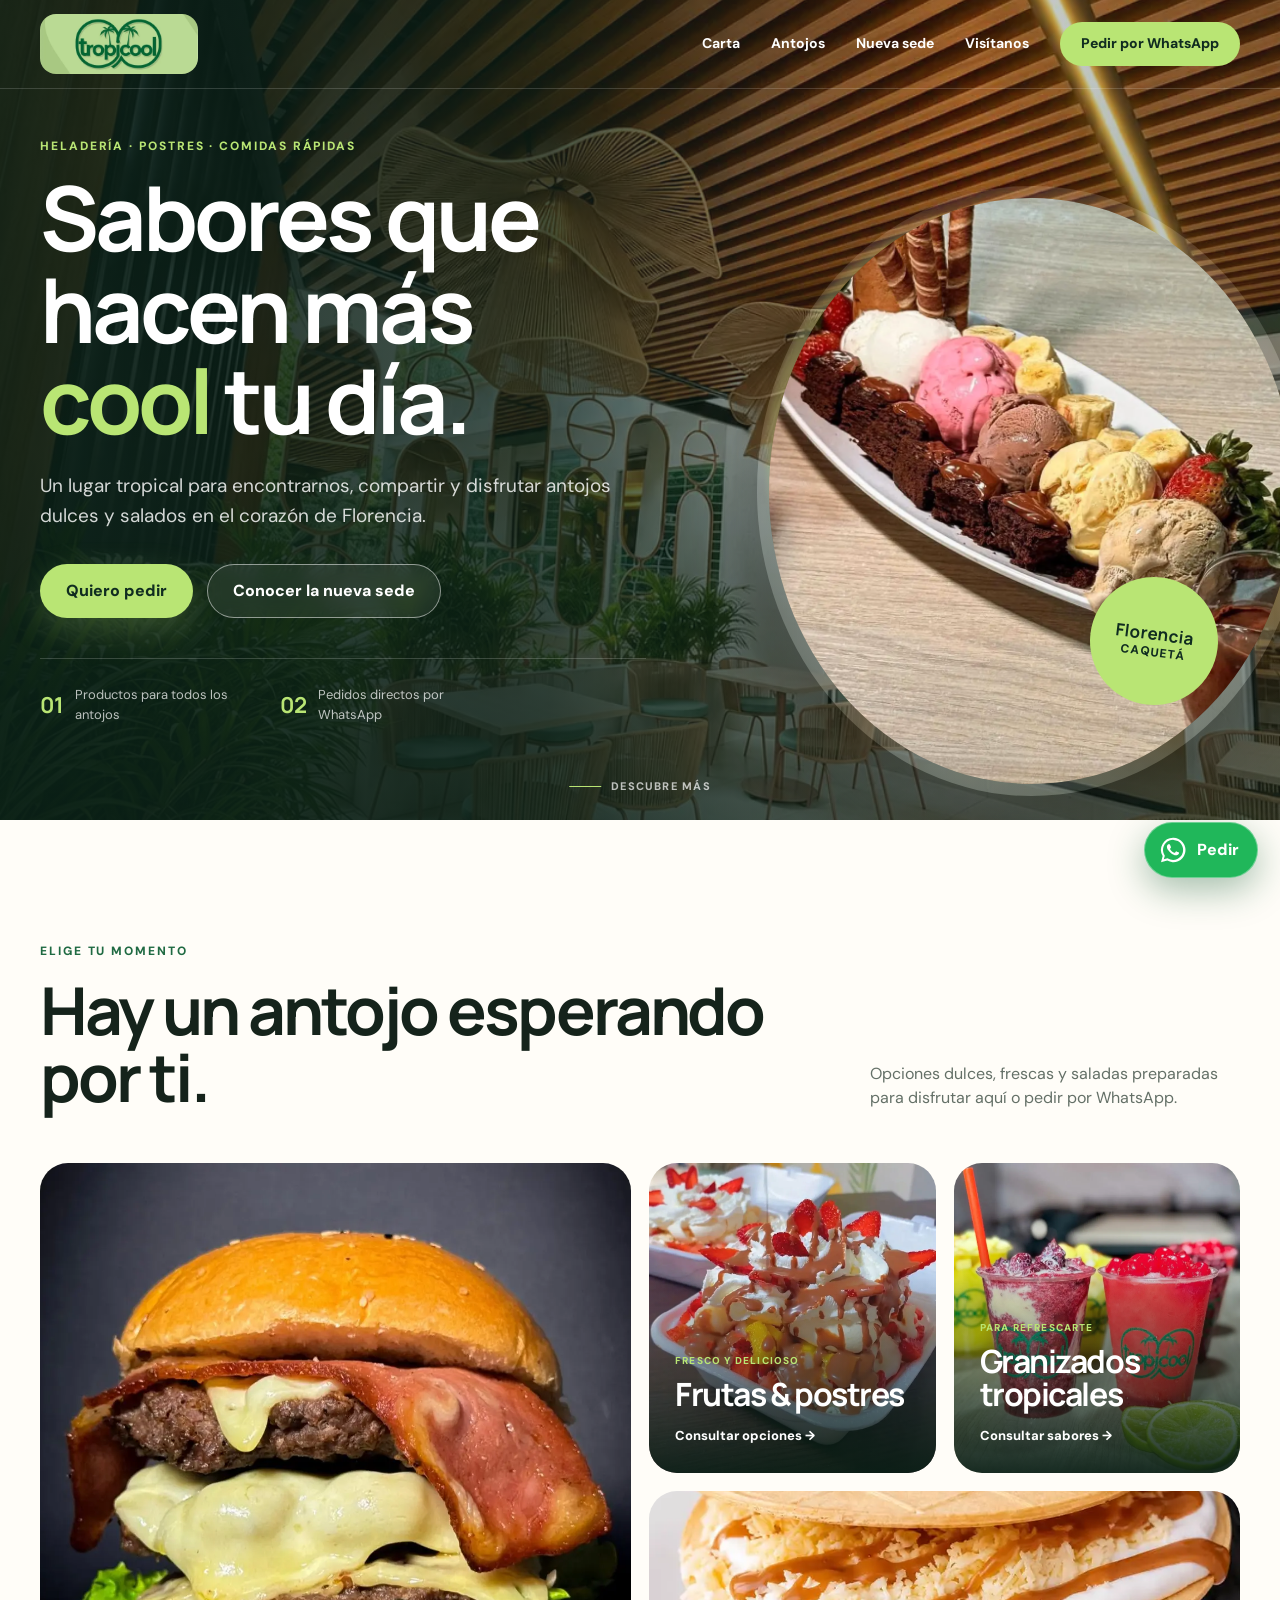
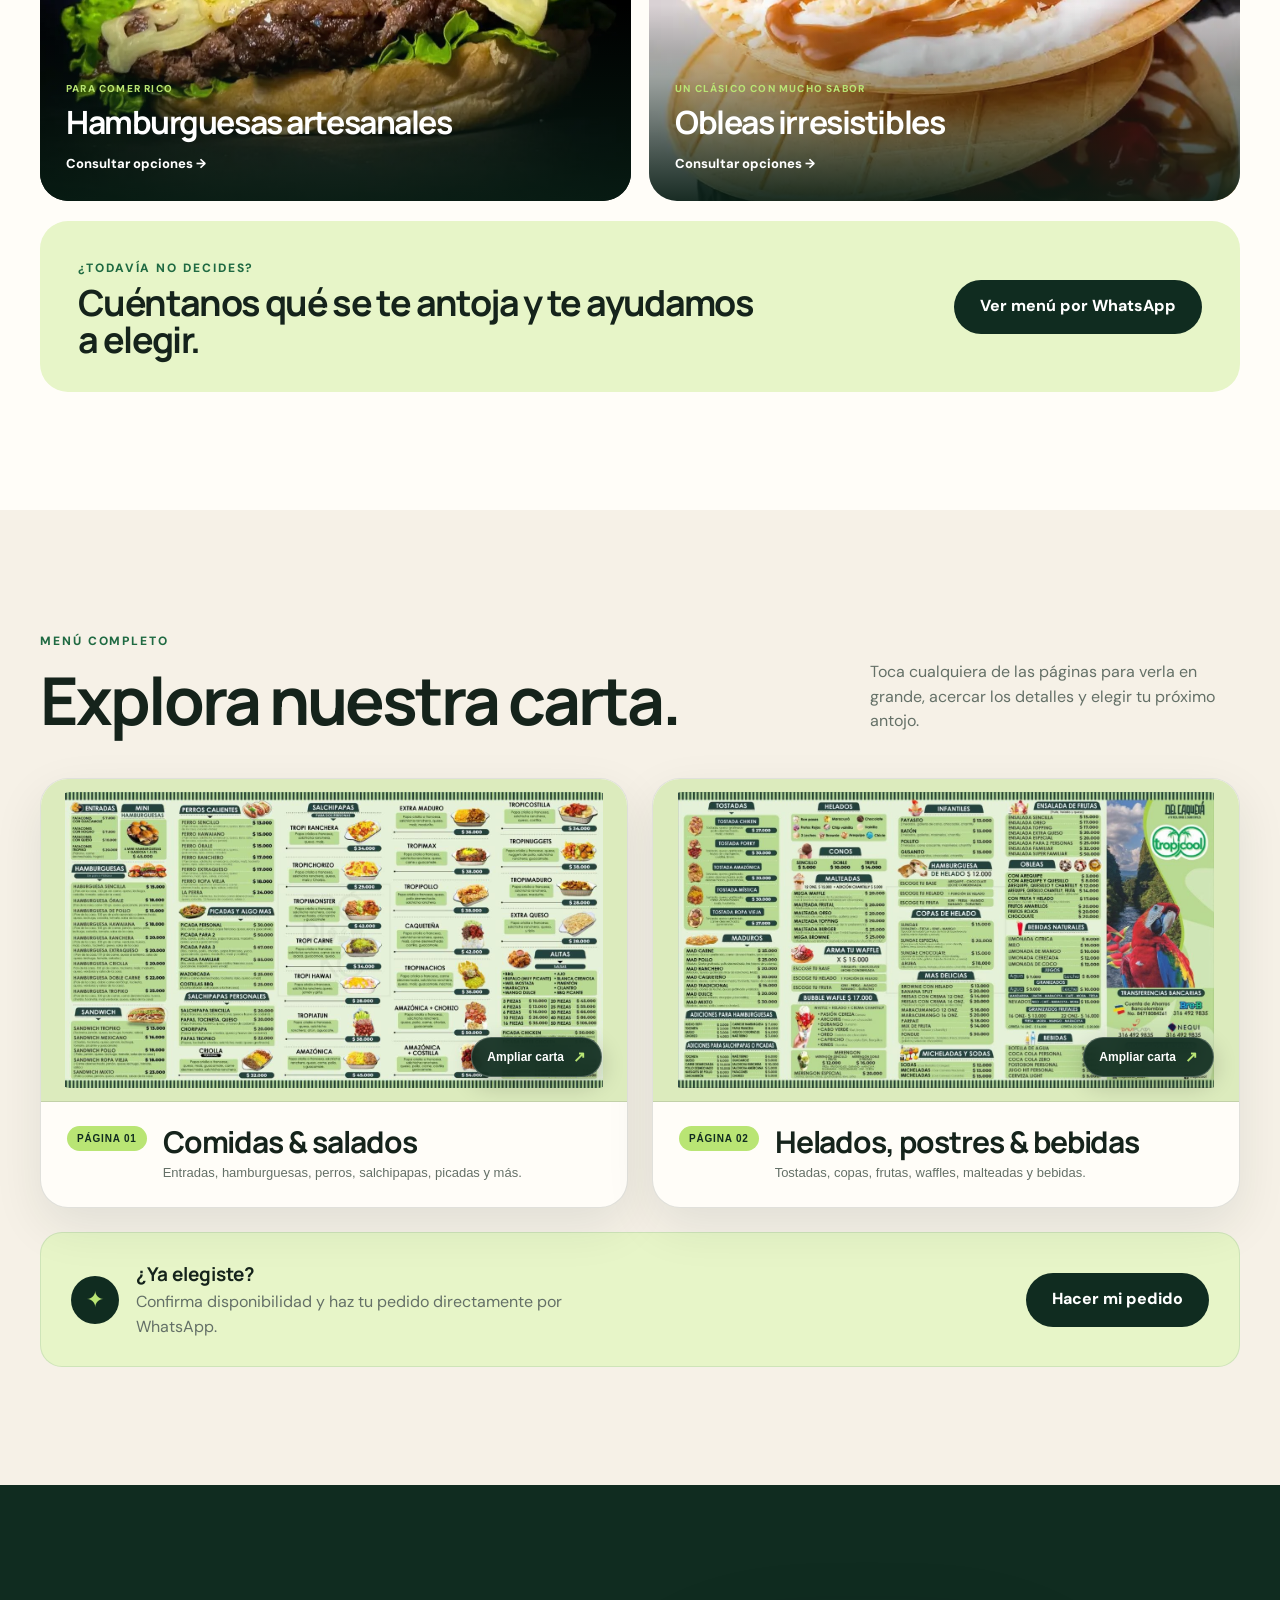
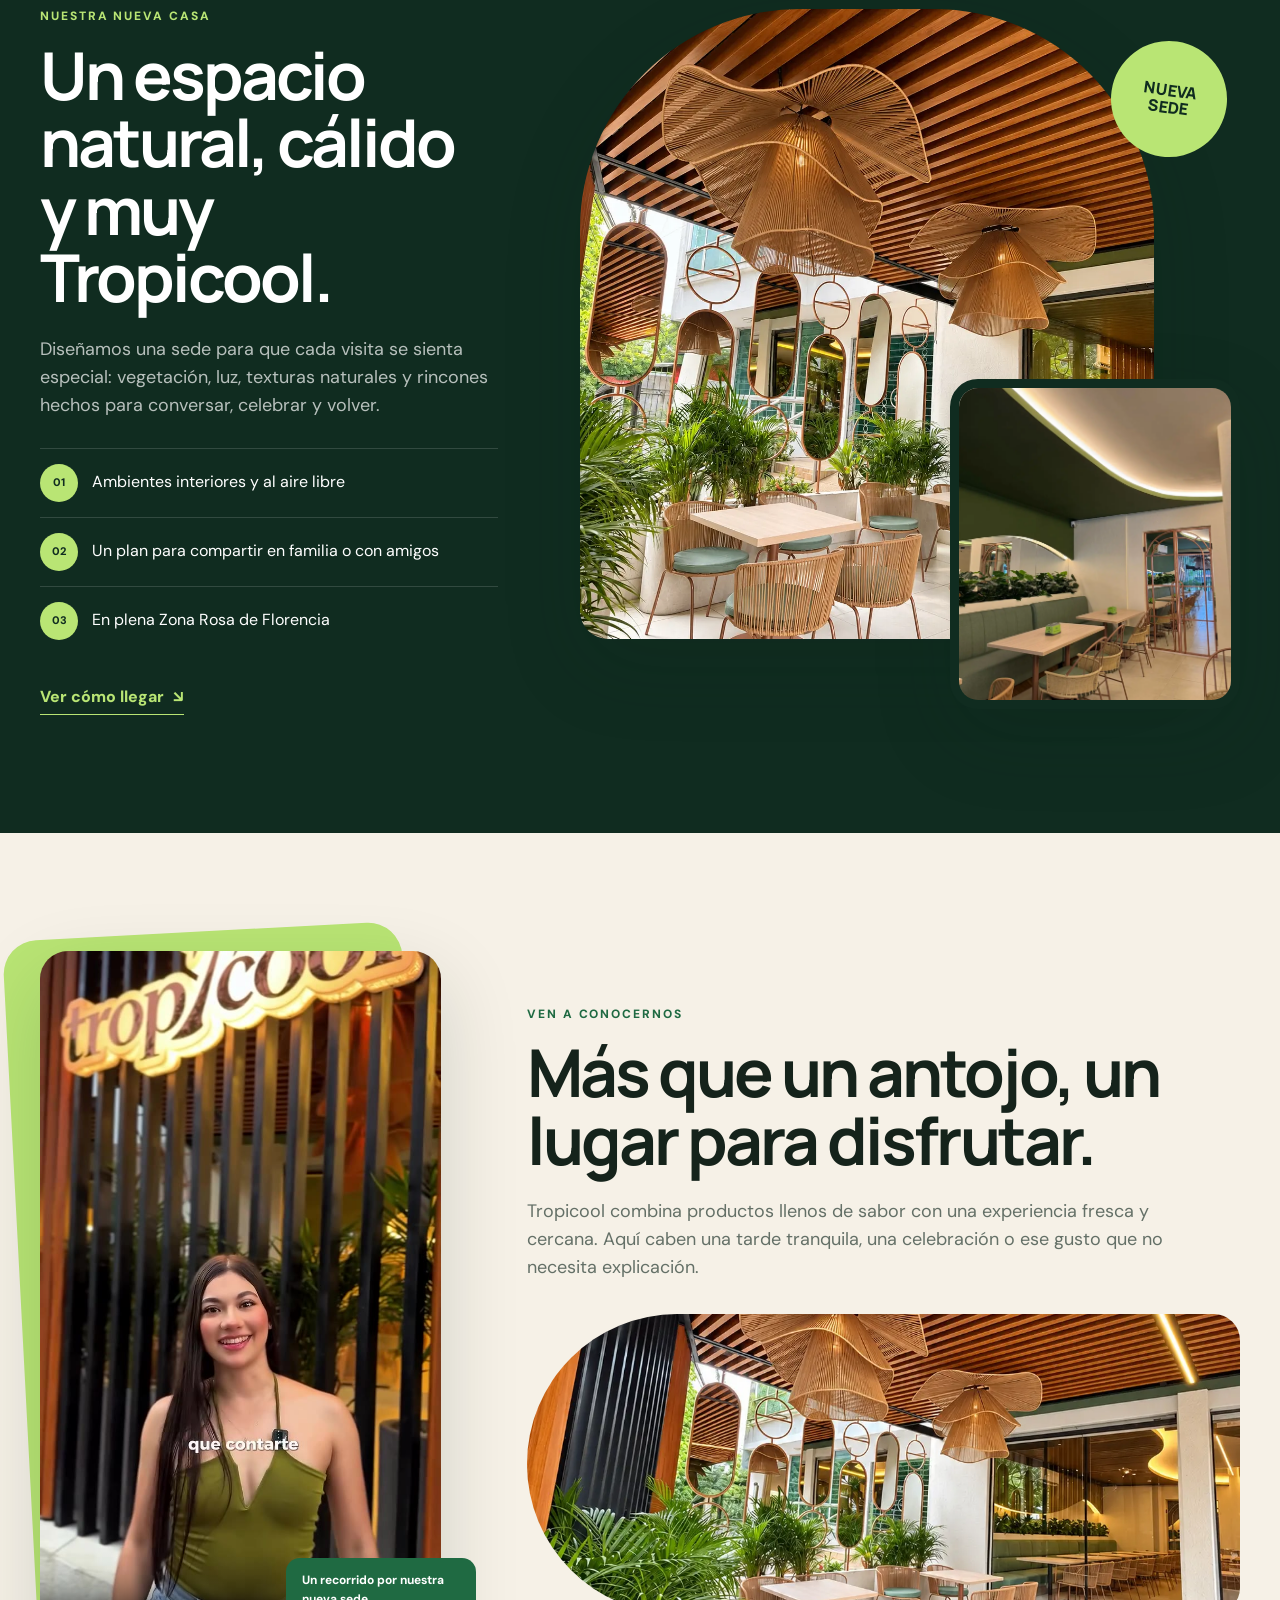
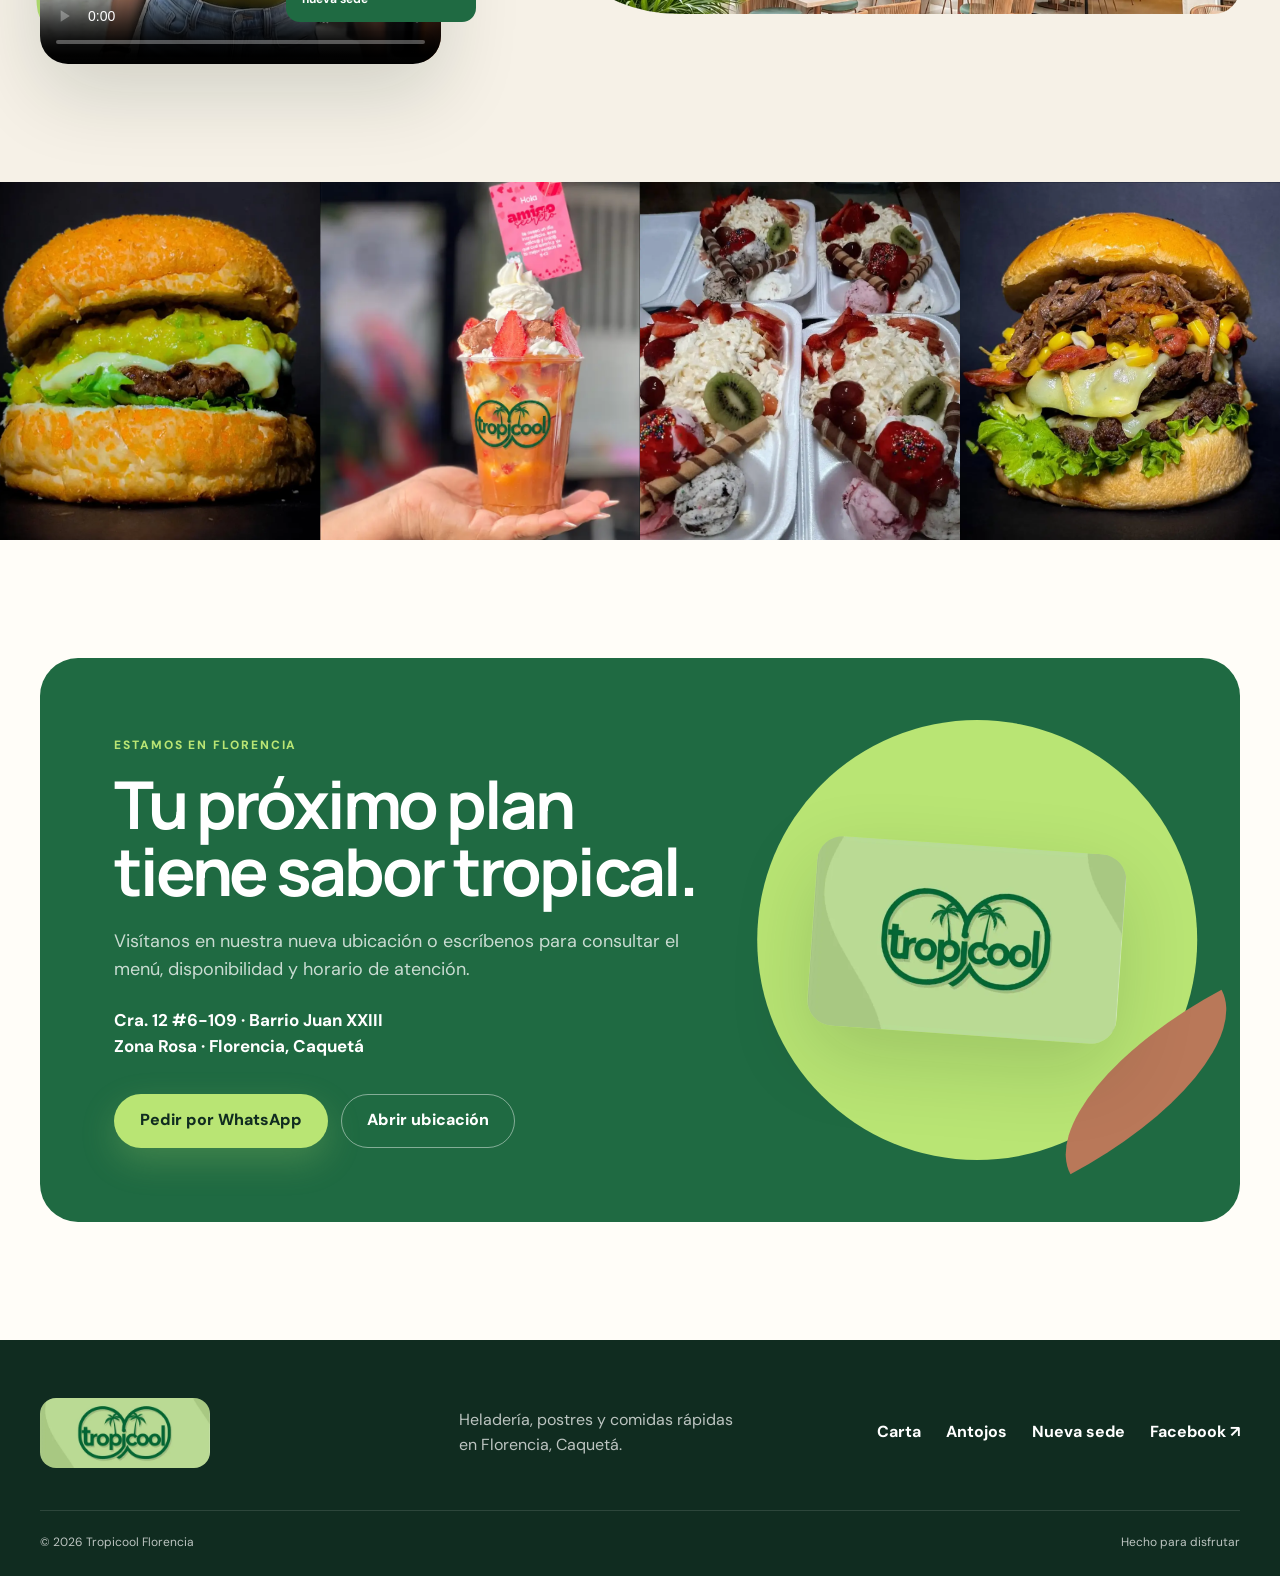
<file: index.html>
<!doctype html>
<html lang="es">
<head>
  <meta charset="utf-8">
  <meta name="viewport" content="width=device-width, initial-scale=1">
  <meta name="theme-color" content="#173d2b">
  <meta name="description" content="Tropicool Florencia: heladería, postres, frutas, granizados y comidas rápidas en la Zona Rosa de Florencia, Caquetá. Pide por WhatsApp.">
  <meta property="og:title" content="Tropicool Florencia | Sabor que se disfruta">
  <meta property="og:description" content="Conoce nuestra nueva sede y encuentra tu próximo antojo. Escríbenos por WhatsApp.">
  <meta property="og:type" content="website">
  <meta property="og:url" content="https://tropicoolflorencia.com/">
  <meta property="og:image" content="https://tropicoolflorencia.com/assets/images/mega-brownie.webp">
  <title>Tropicool Florencia | Heladería y comidas rápidas</title>
  <link rel="canonical" href="https://tropicoolflorencia.com/">
  <link rel="icon" href="assets/images/logo.webp" type="image/webp">
  <link rel="preconnect" href="https://fonts.googleapis.com">
  <link rel="preconnect" href="https://fonts.gstatic.com" crossorigin>
  <link href="https://fonts.googleapis.com/css2?family=DM+Sans:wght@400;500;600;700&family=Manrope:wght@600;700;800&display=swap" rel="stylesheet">
  <link rel="stylesheet" href="styles.css">
</head>
<body>
  <a class="skip-link" href="#contenido">Saltar al contenido</a>

  <header class="site-header" id="inicio">
    <div class="container nav-wrap">
      <a class="brand" href="#inicio" aria-label="Tropicool Florencia, volver al inicio">
        <img src="assets/images/logo.webp" alt="Tropicool" width="150" height="92">
      </a>
      <button class="menu-button" type="button" aria-expanded="false" aria-controls="main-nav" aria-label="Abrir menú">
        <span></span><span></span><span></span>
      </button>
      <nav class="main-nav" id="main-nav" aria-label="Navegación principal">
        <a href="#carta">Carta</a>
        <a href="#antojos">Antojos</a>
        <a href="#sede">Nueva sede</a>
        <a href="#visitanos">Visítanos</a>
        <a class="button button-small wa-link" data-message="Hola, vi la página de Tropicool Florencia y quiero conocer el menú." href="#">Pedir por WhatsApp</a>
      </nav>
    </div>
  </header>

  <main id="contenido">
    <section class="hero">
      <div class="hero-photo" aria-hidden="true"></div>
      <div class="hero-shade" aria-hidden="true"></div>
      <div class="container hero-inner">
        <div class="hero-copy reveal">
          <span class="eyebrow eyebrow-light">Heladería · Postres · Comidas rápidas</span>
          <h1>Sabores que hacen más <em>cool</em> tu día.</h1>
          <p>Un lugar tropical para encontrarnos, compartir y disfrutar antojos dulces y salados en el corazón de Florencia.</p>
          <div class="hero-actions">
            <a class="button button-lime wa-link" data-message="Hola, vi la página de Tropicool Florencia y quiero hacer un pedido." href="#">Quiero pedir</a>
            <a class="button button-ghost" href="#sede">Conocer la nueva sede</a>
          </div>
          <div class="hero-meta">
            <span><b>01</b> Productos para todos los antojos</span>
            <span><b>02</b> Pedidos directos por WhatsApp</span>
          </div>
        </div>
        <div class="hero-product reveal">
          <div class="product-halo"></div>
          <img src="assets/images/mega-brownie.webp" alt="Postre tropical de Tropicool con helado, frutas y brownie" width="1200" height="1200" fetchpriority="high">
          <div class="hero-stamp"><strong>Florencia</strong><span>Caquetá</span></div>
        </div>
      </div>
      <a class="scroll-cue" href="#antojos" aria-label="Bajar a nuestros antojos"><span></span>Descubre más</a>
    </section>

    <section class="intro section" id="antojos">
      <div class="container">
        <div class="section-heading reveal">
          <div>
            <span class="eyebrow">Elige tu momento</span>
            <h2>Hay un antojo esperando por ti.</h2>
          </div>
          <p>Opciones dulces, frescas y saladas preparadas para disfrutar aquí o pedir por WhatsApp.</p>
        </div>
        <div class="bento-grid">
          <article class="bento-card bento-large reveal">
            <img src="assets/images/hamburguesa.webp" alt="Hamburguesa doble con queso de Tropicool" loading="lazy">
            <div class="card-overlay"><span>Para comer rico</span><h3>Hamburguesas artesanales</h3><a class="wa-link" data-message="Hola, quiero conocer las hamburguesas disponibles en Tropicool." href="#">Consultar opciones →</a></div>
          </article>
          <article class="bento-card reveal">
            <img src="assets/images/frutas.webp" alt="Postres con fresas, frutas y crema" loading="lazy">
            <div class="card-overlay"><span>Fresco y delicioso</span><h3>Frutas &amp; postres</h3><a class="wa-link" data-message="Hola, quiero conocer los postres y ensaladas de frutas disponibles." href="#">Consultar opciones →</a></div>
          </article>
          <article class="bento-card reveal">
            <img src="assets/images/granizados.webp" alt="Granizados tropicales de colores" loading="lazy">
            <div class="card-overlay"><span>Para refrescarte</span><h3>Granizados tropicales</h3><a class="wa-link" data-message="Hola, quiero conocer los sabores de granizados disponibles." href="#">Consultar sabores →</a></div>
          </article>
          <article class="bento-card bento-wide reveal">
            <img src="assets/images/mega-waffle.webp" alt="Obleas rellenas con fruta y crema" loading="lazy">
            <div class="card-overlay"><span>Un clásico con mucho sabor</span><h3>Obleas irresistibles</h3><a class="wa-link" data-message="Hola, quiero conocer las obleas disponibles en Tropicool." href="#">Consultar opciones →</a></div>
          </article>
        </div>
        <div class="menu-cta reveal">
          <div><span class="eyebrow">¿Todavía no decides?</span><h3>Cuéntanos qué se te antoja y te ayudamos a elegir.</h3></div>
          <a class="button button-dark wa-link" data-message="Hola, quiero ver el menú completo y recibir una recomendación." href="#">Ver menú por WhatsApp</a>
        </div>
      </div>
    </section>

    <section class="catalog section" id="carta">
      <div class="container">
        <div class="section-heading catalog-heading reveal">
          <div>
            <span class="eyebrow">Menú completo</span>
            <h2>Explora nuestra carta.</h2>
          </div>
          <p>Toca cualquiera de las páginas para verla en grande, acercar los detalles y elegir tu próximo antojo.</p>
        </div>

        <div class="menu-pages" aria-label="Carta de Tropicool">
          <button class="menu-page reveal" type="button" data-menu-src="assets/images/carta-comidas.jpg" data-menu-title="Comidas y salados">
            <span class="menu-page-media">
              <img src="assets/images/carta-comidas.jpg" alt="Carta de comidas y productos salados de Tropicool" loading="lazy">
              <span class="menu-page-action" aria-hidden="true">Ampliar carta <b>↗</b></span>
            </span>
            <span class="menu-page-copy">
              <span class="menu-page-number">Página 01</span>
              <strong>Comidas &amp; salados</strong>
              <small>Entradas, hamburguesas, perros, salchipapas, picadas y más.</small>
            </span>
          </button>

          <button class="menu-page reveal" type="button" data-menu-src="assets/images/carta-postres.jpg" data-menu-title="Helados, postres y bebidas">
            <span class="menu-page-media">
              <img src="assets/images/carta-postres.jpg" alt="Carta de helados, postres y bebidas de Tropicool" loading="lazy">
              <span class="menu-page-action" aria-hidden="true">Ampliar carta <b>↗</b></span>
            </span>
            <span class="menu-page-copy">
              <span class="menu-page-number">Página 02</span>
              <strong>Helados, postres &amp; bebidas</strong>
              <small>Tostadas, copas, frutas, waffles, malteadas y bebidas.</small>
            </span>
          </button>
        </div>

        <div class="catalog-help reveal">
          <div>
            <span class="catalog-help-icon" aria-hidden="true">✦</span>
            <p><strong>¿Ya elegiste?</strong><br>Confirma disponibilidad y haz tu pedido directamente por WhatsApp.</p>
          </div>
          <a class="button button-dark wa-link" data-message="Hola, vi la carta en la página de Tropicool y quiero hacer un pedido." href="#">Hacer mi pedido</a>
        </div>
      </div>
    </section>

    <section class="sede section" id="sede">
      <div class="container sede-grid">
        <div class="sede-copy reveal">
          <span class="eyebrow eyebrow-light">Nuestra nueva casa</span>
          <h2>Un espacio natural, cálido y muy Tropicool.</h2>
          <p>Diseñamos una sede para que cada visita se sienta especial: vegetación, luz, texturas naturales y rincones hechos para conversar, celebrar y volver.</p>
          <ul class="sede-points">
            <li><span>01</span>Ambientes interiores y al aire libre</li>
            <li><span>02</span>Un plan para compartir en familia o con amigos</li>
            <li><span>03</span>En plena Zona Rosa de Florencia</li>
          </ul>
          <a class="text-link text-link-light" href="#visitanos">Ver cómo llegar <span aria-hidden="true">↘</span></a>
        </div>
        <div class="sede-gallery reveal">
          <figure class="sede-main"><img src="assets/images/local.webp" alt="Terraza de la nueva sede de Tropicool Florencia" loading="lazy"></figure>
          <figure class="sede-small"><img src="assets/images/local-interior.webp" alt="Interior moderno de Tropicool Florencia" loading="lazy"></figure>
          <span class="sede-badge">Nueva<br>sede</span>
        </div>
      </div>
    </section>

    <section class="story section">
      <div class="container story-grid">
        <div class="story-video reveal">
          <video controls muted playsinline preload="metadata" poster="assets/images/video-poster.jpg" aria-label="Recorrido por la nueva sede de Tropicool Florencia">
            <source src="assets/images/nueva-sede.mp4" type="video/mp4">
            Tu navegador no puede reproducir este video.
          </video>
          <span class="video-caption">Un recorrido por nuestra nueva sede</span>
        </div>
        <div class="story-copy reveal">
          <span class="eyebrow">Ven a conocernos</span>
          <h2>Más que un antojo, un lugar para disfrutar.</h2>
          <p>Tropicool combina productos llenos de sabor con una experiencia fresca y cercana. Aquí caben una tarde tranquila, una celebración o ese gusto que no necesita explicación.</p>
          <div class="story-photo"><img src="assets/images/local-patio.webp" alt="Zona exterior de la nueva sede de Tropicool" loading="lazy"></div>
        </div>
      </div>
    </section>

    <section class="gallery-strip" aria-label="Galería de productos Tropicool">
      <figure><img src="assets/images/burger-guacamole.webp" alt="Hamburguesa con guacamole" loading="lazy"></figure>
      <figure><img src="assets/images/malteada-burguer.webp" alt="Postre Tropicool con frutas y crema" loading="lazy"></figure>
      <figure><img src="assets/images/postres.webp" alt="Variedad de postres Tropicool para compartir" loading="lazy"></figure>
      <figure><img src="assets/images/ranchera.webp" alt="Hamburguesa con maíz y carne" loading="lazy"></figure>
    </section>

    <section class="visit section" id="visitanos">
      <div class="container visit-shell reveal">
        <div class="visit-content">
          <span class="eyebrow eyebrow-light">Estamos en Florencia</span>
          <h2>Tu próximo plan tiene sabor tropical.</h2>
          <p>Visítanos en nuestra nueva ubicación o escríbenos para consultar el menú, disponibilidad y horario de atención.</p>
          <address>Cra. 12 #6-109 · Barrio Juan XXIII<br>Zona Rosa · Florencia, Caquetá</address>
          <div class="visit-actions">
            <a class="button button-lime wa-link" data-message="Hola, quiero hacer un pedido en Tropicool Florencia." href="#">Pedir por WhatsApp</a>
            <a class="button button-outline" href="https://www.google.com/maps/search/?api=1&amp;query=Cra%2012%20%236-109%20Barrio%20Juan%20XXIII%20Zona%20Rosa%20Florencia%20Caquet%C3%A1" target="_blank" rel="noopener">Abrir ubicación</a>
          </div>
        </div>
        <div class="visit-logo" aria-hidden="true"><img src="assets/images/logo.webp" alt=""></div>
      </div>
    </section>
  </main>

  <footer class="site-footer">
    <div class="container footer-top">
      <a class="brand brand-footer" href="#inicio"><img src="assets/images/logo.webp" alt="Tropicool" width="150" height="92"></a>
      <p>Heladería, postres y comidas rápidas<br>en Florencia, Caquetá.</p>
      <div class="footer-links"><a href="#carta">Carta</a><a href="#antojos">Antojos</a><a href="#sede">Nueva sede</a><a href="https://web.facebook.com/profile.php?id=100063872040085" target="_blank" rel="noopener">Facebook ↗</a></div>
    </div>
    <div class="container footer-bottom"><span>© <span id="year"></span> Tropicool Florencia</span><span>Hecho para disfrutar</span></div>
  </footer>

  <a class="floating-wa wa-link" data-message="Hola, vi la página de Tropicool Florencia y quiero hacer un pedido." href="#" aria-label="Hacer un pedido por WhatsApp">
    <svg viewBox="0 0 32 32" aria-hidden="true"><path d="M16.1 3A12.9 12.9 0 0 0 5 22.5L3.2 29l6.7-1.7A13 13 0 1 0 16.1 3Zm0 23.6a10.7 10.7 0 0 1-5.5-1.5l-.4-.2-4 .9 1.1-3.8-.3-.4a10.7 10.7 0 1 1 9.1 5Zm5.9-8c-.3-.2-1.9-1-2.2-1.1-.3-.1-.5-.2-.7.2l-1 1.2c-.2.2-.4.2-.7.1-1.9-.9-3.2-1.7-4.5-3.9-.3-.5.3-.5.9-1.7.1-.2.1-.4 0-.6l-1-2.4c-.3-.6-.6-.5-.8-.5h-.7c-.2 0-.6.1-.9.4-1 1-.9 2.4-.9 2.5 0 1.5 1.1 3 1.3 3.2.2.2 2.2 3.4 5.4 4.8 2 .9 2.8.9 3.8.8.6-.1 1.9-.8 2.2-1.5.3-.7.3-1.3.2-1.5-.1-.1-.3-.2-.6-.4Z"/></svg>
    <span>Pedir</span>
  </a>

  <dialog class="menu-lightbox" id="menu-lightbox" aria-labelledby="menu-lightbox-title">
    <div class="menu-lightbox-shell">
      <header class="menu-lightbox-header">
        <div>
          <span class="menu-lightbox-counter" id="menu-lightbox-counter">Página 1 de 2</span>
          <h2 id="menu-lightbox-title">Comidas y salados</h2>
        </div>
        <div class="menu-lightbox-actions">
          <a id="menu-open-original" href="assets/images/carta-comidas.jpg" target="_blank" rel="noopener">Abrir original ↗</a>
          <button id="menu-lightbox-close" type="button" aria-label="Cerrar la carta">×</button>
        </div>
      </header>
      <div class="menu-lightbox-stage">
        <button class="menu-lightbox-nav menu-lightbox-prev" type="button" aria-label="Ver página anterior">‹</button>
        <div class="menu-lightbox-scroll" id="menu-lightbox-scroll">
          <img id="menu-lightbox-image" src="assets/images/carta-comidas.jpg" alt="Carta de comidas y productos salados de Tropicool">
        </div>
        <button class="menu-lightbox-nav menu-lightbox-next" type="button" aria-label="Ver página siguiente">›</button>
      </div>
      <p class="menu-lightbox-hint">Desliza la imagen para recorrerla y usa el zoom de tu celular para acercar los detalles.</p>
    </div>
  </dialog>
  <script src="script.js"></script>
</body>
</html>
</file>
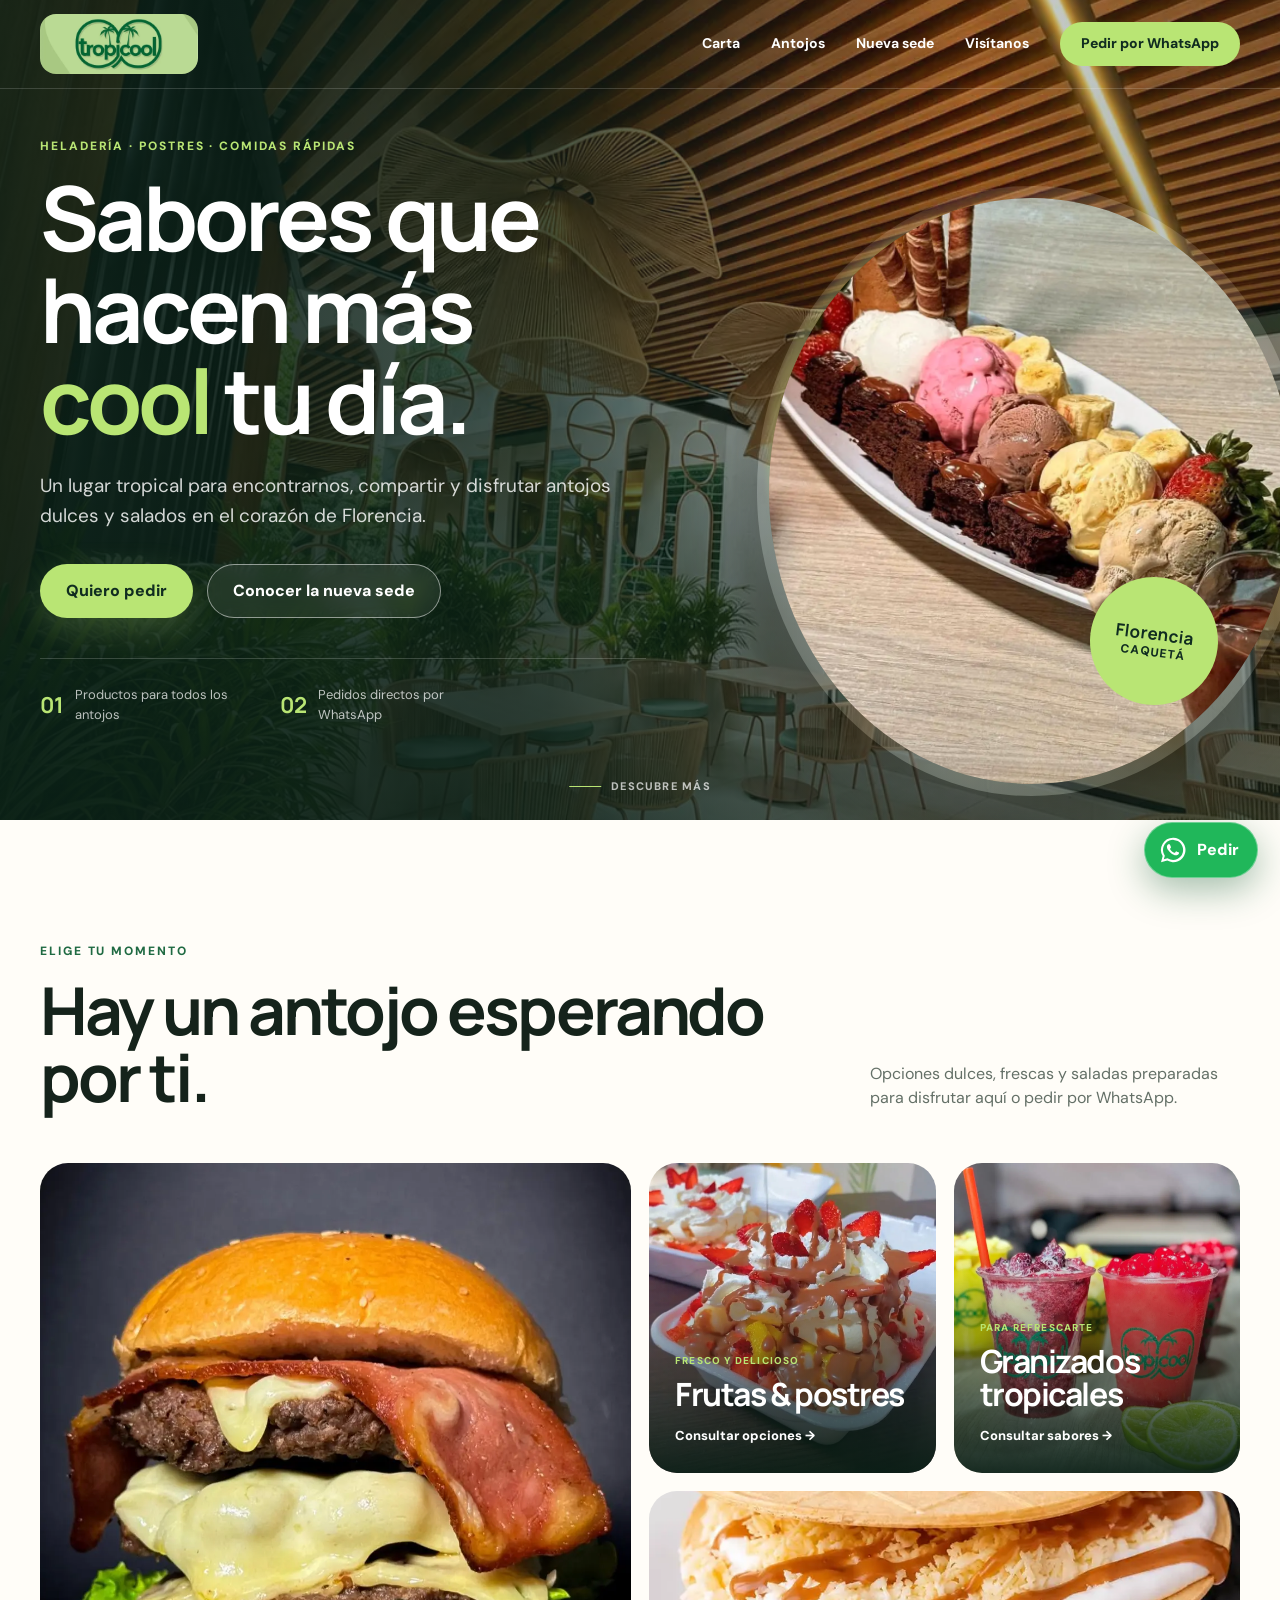
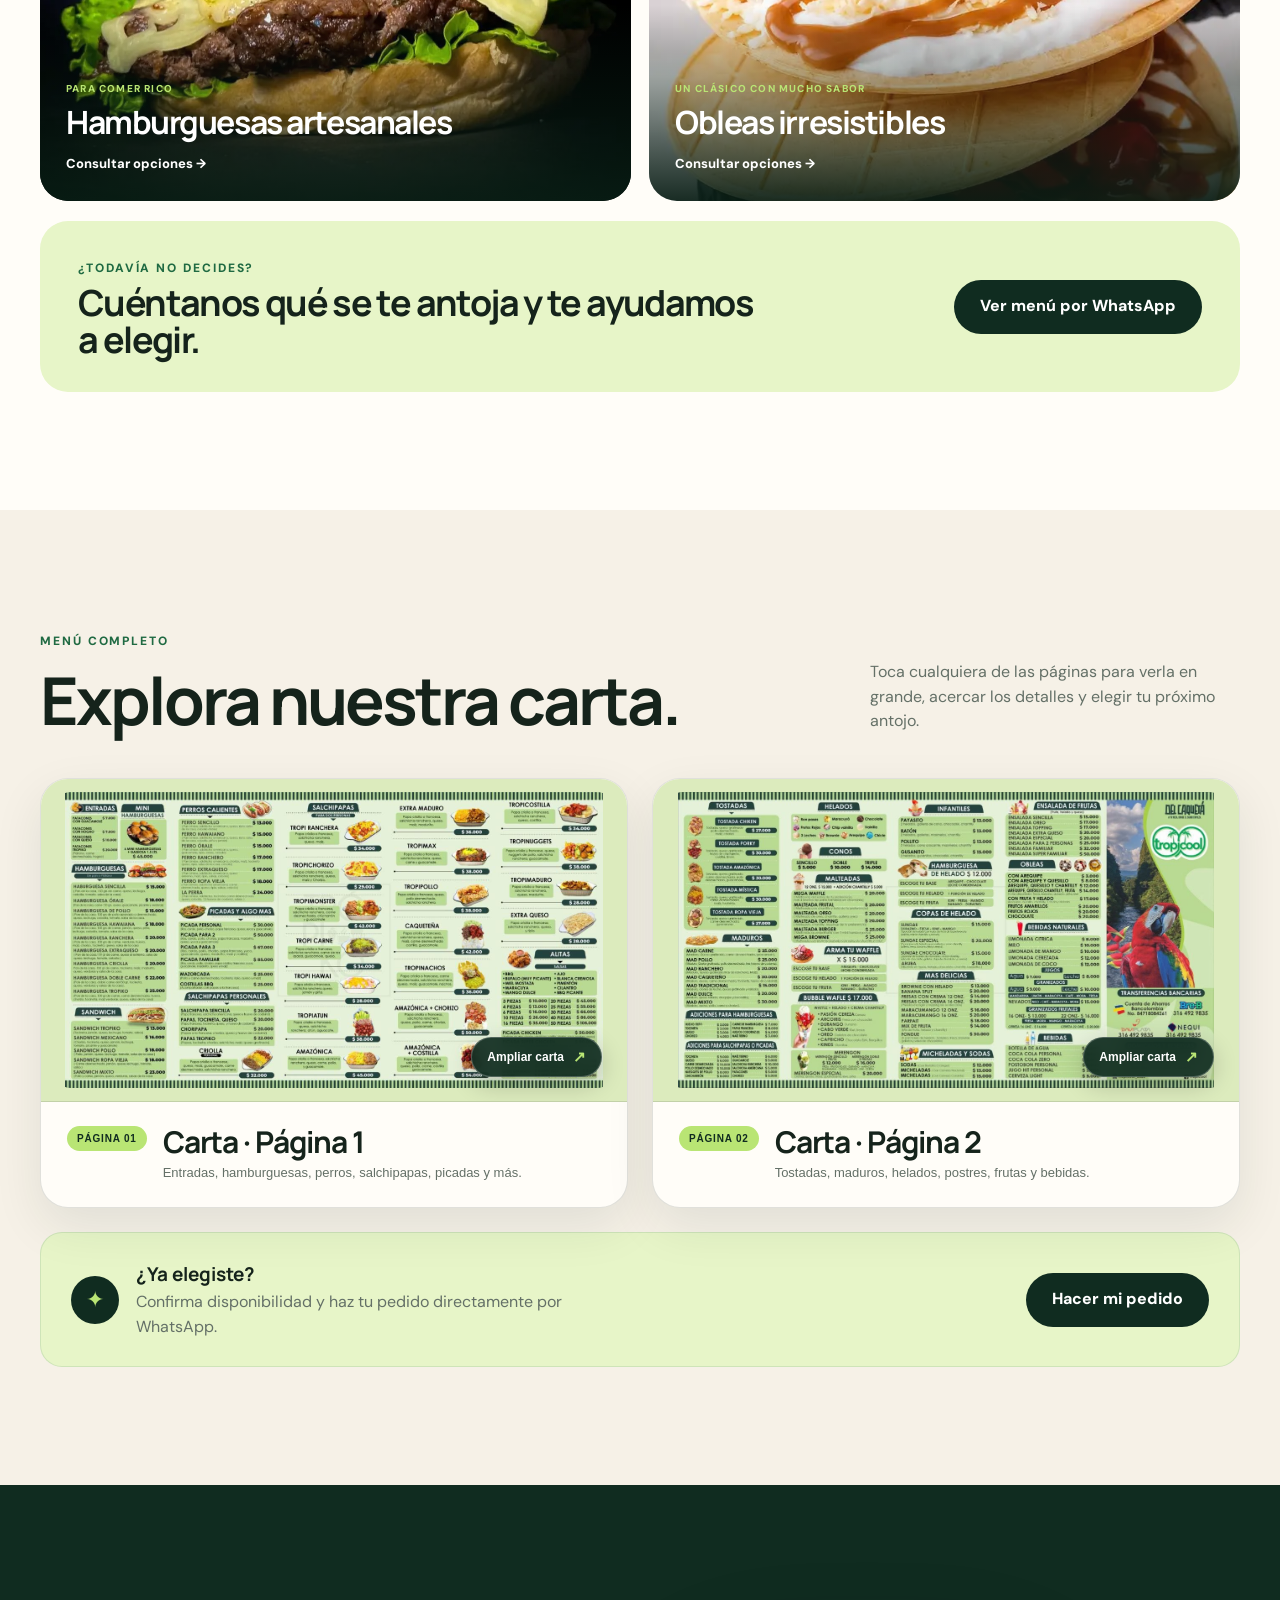
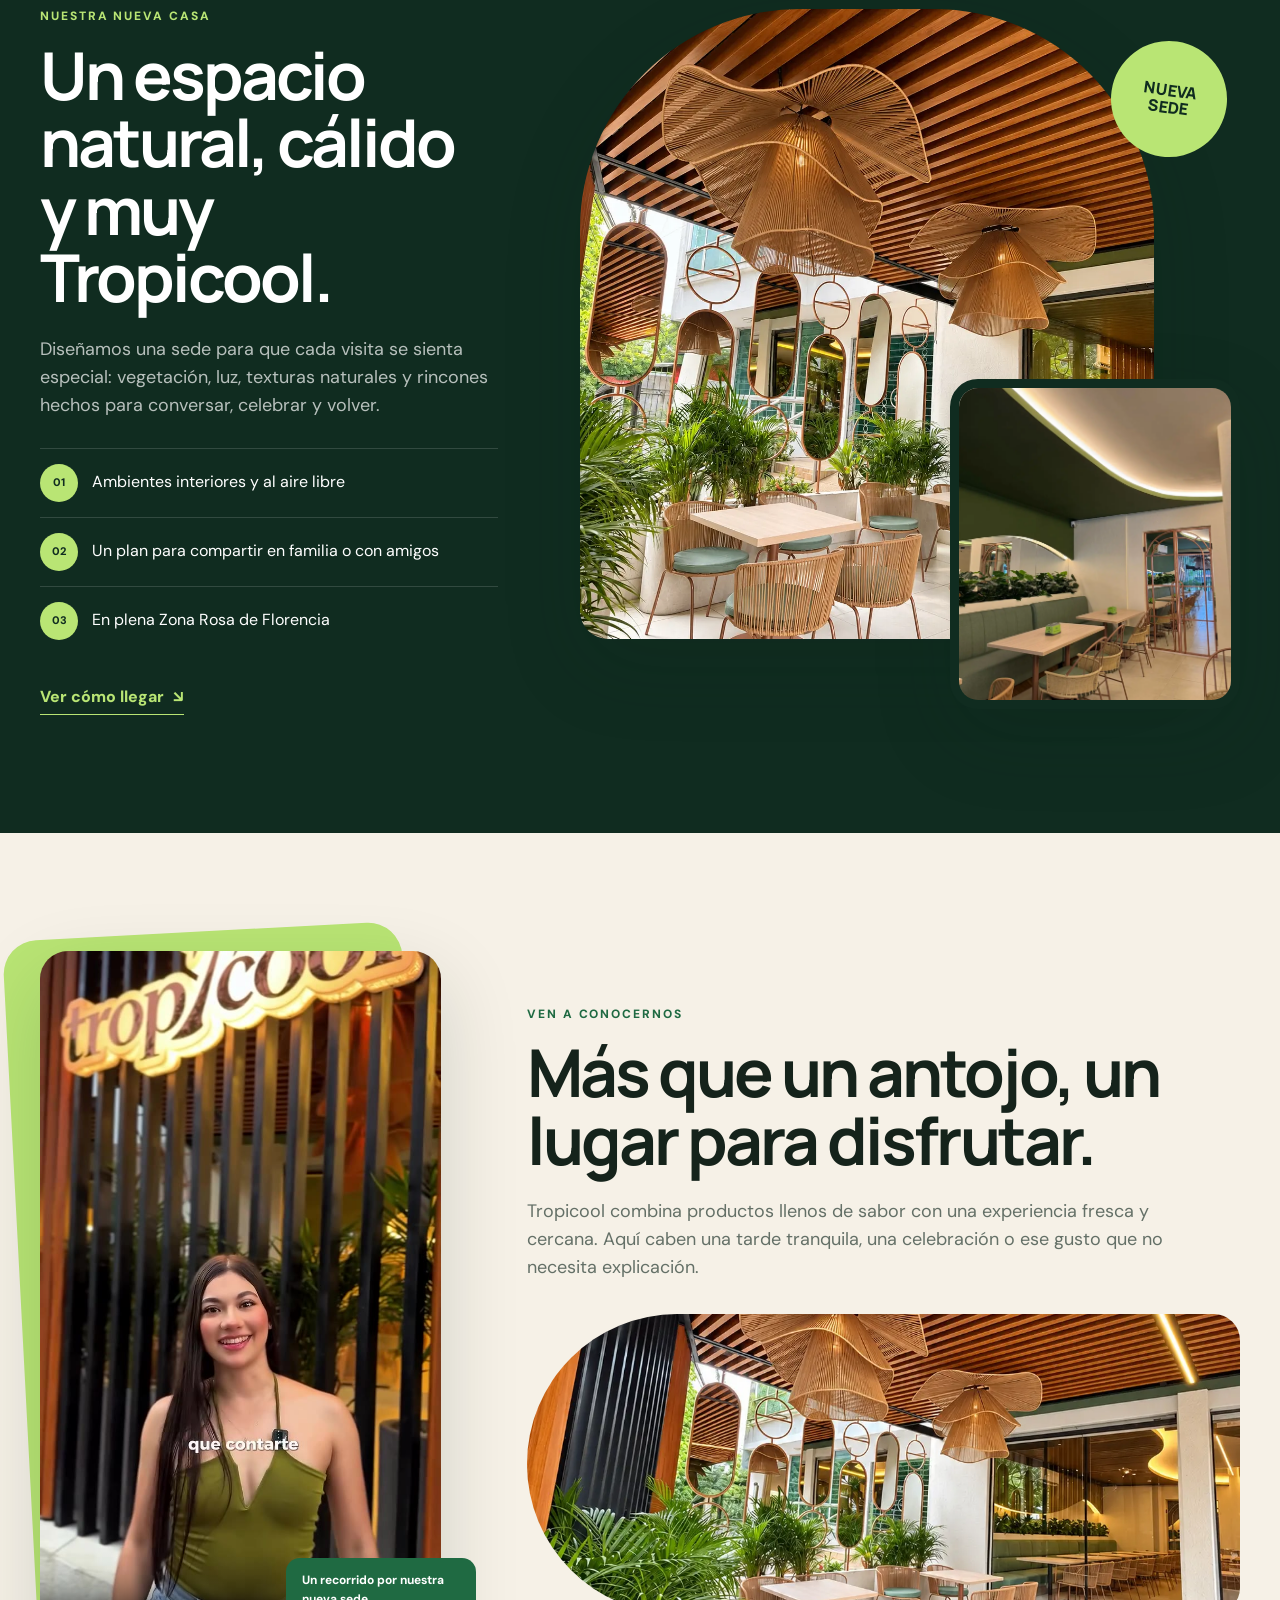
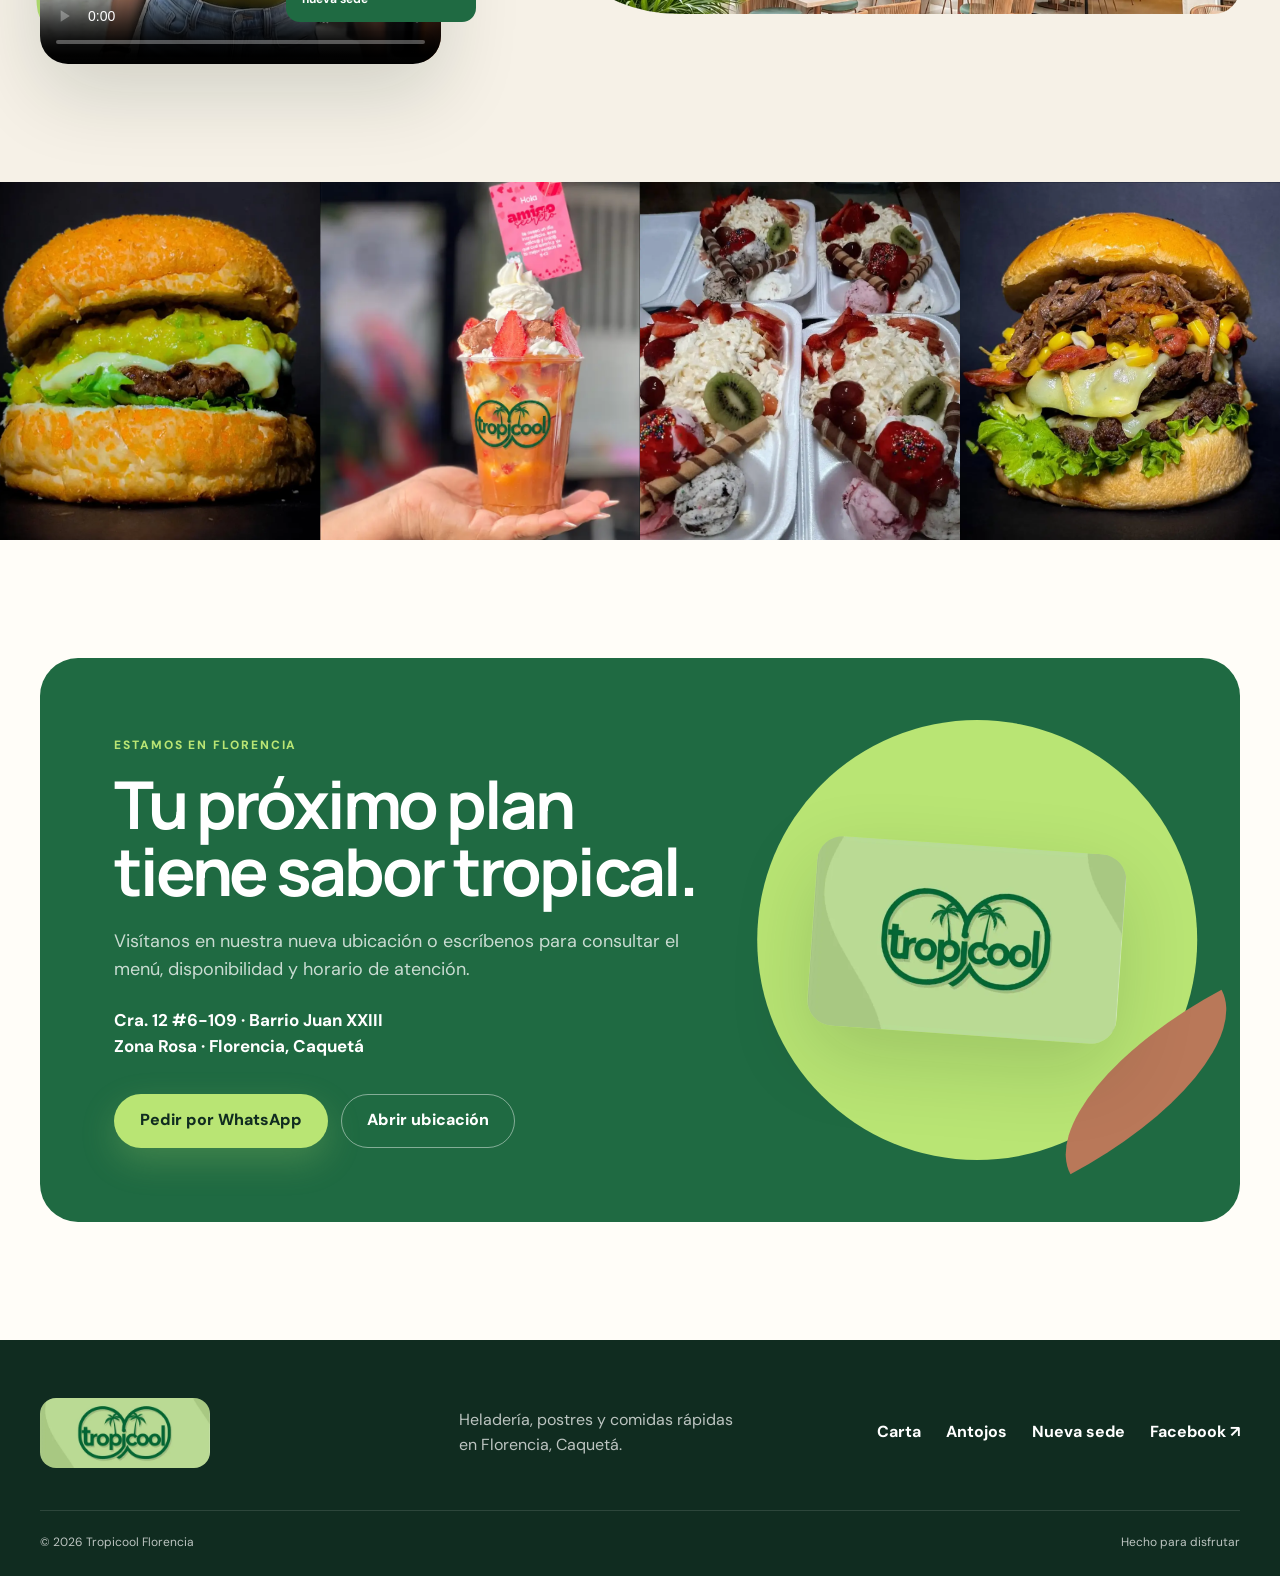
<file: index actualizado.html>
<!doctype html>
<html lang="es">
<head>
  <meta charset="utf-8">
  <meta name="viewport" content="width=device-width, initial-scale=1">
  <meta name="theme-color" content="#173d2b">
  <meta name="description" content="Tropicool Florencia: heladería, postres, frutas, granizados y comidas rápidas en la Zona Rosa de Florencia, Caquetá. Pide por WhatsApp.">
  <meta property="og:title" content="Tropicool Florencia | Sabor que se disfruta">
  <meta property="og:description" content="Conoce nuestra nueva sede y encuentra tu próximo antojo. Escríbenos por WhatsApp.">
  <meta property="og:type" content="website">
  <meta property="og:url" content="https://tropicoolflorencia.com/">
  <meta property="og:image" content="https://tropicoolflorencia.com/assets/images/mega-brownie.webp">
  <title>Tropicool Florencia | Heladería y comidas rápidas</title>
  <link rel="canonical" href="https://tropicoolflorencia.com/">
  <link rel="icon" href="assets/images/logo.webp" type="image/webp">
  <link rel="preconnect" href="https://fonts.googleapis.com">
  <link rel="preconnect" href="https://fonts.gstatic.com" crossorigin>
  <link href="https://fonts.googleapis.com/css2?family=DM+Sans:wght@400;500;600;700&family=Manrope:wght@600;700;800&display=swap" rel="stylesheet">
  <link rel="stylesheet" href="styles.css">
</head>
<body>
  <a class="skip-link" href="#contenido">Saltar al contenido</a>

  <header class="site-header" id="inicio">
    <div class="container nav-wrap">
      <a class="brand" href="#inicio" aria-label="Tropicool Florencia, volver al inicio">
        <img src="assets/images/logo.webp" alt="Tropicool" width="150" height="92">
      </a>
      <button class="menu-button" type="button" aria-expanded="false" aria-controls="main-nav" aria-label="Abrir menú">
        <span></span><span></span><span></span>
      </button>
      <nav class="main-nav" id="main-nav" aria-label="Navegación principal">
        <a href="#carta">Carta</a>
        <a href="#antojos">Antojos</a>
        <a href="#sede">Nueva sede</a>
        <a href="#visitanos">Visítanos</a>
        <a class="button button-small wa-link" data-message="Hola, vi la página de Tropicool Florencia y quiero conocer el menú." href="#">Pedir por WhatsApp</a>
      </nav>
    </div>
  </header>

  <main id="contenido">
    <section class="hero">
      <div class="hero-photo" aria-hidden="true"></div>
      <div class="hero-shade" aria-hidden="true"></div>
      <div class="container hero-inner">
        <div class="hero-copy reveal">
          <span class="eyebrow eyebrow-light">Heladería · Postres · Comidas rápidas</span>
          <h1>Sabores que hacen más <em>cool</em> tu día.</h1>
          <p>Un lugar tropical para encontrarnos, compartir y disfrutar antojos dulces y salados en el corazón de Florencia.</p>
          <div class="hero-actions">
            <a class="button button-lime wa-link" data-message="Hola, vi la página de Tropicool Florencia y quiero hacer un pedido." href="#">Quiero pedir</a>
            <a class="button button-ghost" href="#sede">Conocer la nueva sede</a>
          </div>
          <div class="hero-meta">
            <span><b>01</b> Productos para todos los antojos</span>
            <span><b>02</b> Pedidos directos por WhatsApp</span>
          </div>
        </div>
        <div class="hero-product reveal">
          <div class="product-halo"></div>
          <img src="assets/images/mega-brownie.webp" alt="Postre tropical de Tropicool con helado, frutas y brownie" width="1200" height="1200" fetchpriority="high">
          <div class="hero-stamp"><strong>Florencia</strong><span>Caquetá</span></div>
        </div>
      </div>
      <a class="scroll-cue" href="#antojos" aria-label="Bajar a nuestros antojos"><span></span>Descubre más</a>
    </section>

    <section class="intro section" id="antojos">
      <div class="container">
        <div class="section-heading reveal">
          <div>
            <span class="eyebrow">Elige tu momento</span>
            <h2>Hay un antojo esperando por ti.</h2>
          </div>
          <p>Opciones dulces, frescas y saladas preparadas para disfrutar aquí o pedir por WhatsApp.</p>
        </div>
        <div class="bento-grid">
          <article class="bento-card bento-large reveal">
            <img src="assets/images/hamburguesa.webp" alt="Hamburguesa doble con queso de Tropicool" loading="lazy">
            <div class="card-overlay"><span>Para comer rico</span><h3>Hamburguesas artesanales</h3><a class="wa-link" data-message="Hola, quiero conocer las hamburguesas disponibles en Tropicool." href="#">Consultar opciones →</a></div>
          </article>
          <article class="bento-card reveal">
            <img src="assets/images/frutas.webp" alt="Postres con fresas, frutas y crema" loading="lazy">
            <div class="card-overlay"><span>Fresco y delicioso</span><h3>Frutas &amp; postres</h3><a class="wa-link" data-message="Hola, quiero conocer los postres y ensaladas de frutas disponibles." href="#">Consultar opciones →</a></div>
          </article>
          <article class="bento-card reveal">
            <img src="assets/images/granizados.webp" alt="Granizados tropicales de colores" loading="lazy">
            <div class="card-overlay"><span>Para refrescarte</span><h3>Granizados tropicales</h3><a class="wa-link" data-message="Hola, quiero conocer los sabores de granizados disponibles." href="#">Consultar sabores →</a></div>
          </article>
          <article class="bento-card bento-wide reveal">
            <img src="assets/images/mega-waffle.webp" alt="Obleas rellenas con fruta y crema" loading="lazy">
            <div class="card-overlay"><span>Un clásico con mucho sabor</span><h3>Obleas irresistibles</h3><a class="wa-link" data-message="Hola, quiero conocer las obleas disponibles en Tropicool." href="#">Consultar opciones →</a></div>
          </article>
        </div>
        <div class="menu-cta reveal">
          <div><span class="eyebrow">¿Todavía no decides?</span><h3>Cuéntanos qué se te antoja y te ayudamos a elegir.</h3></div>
          <a class="button button-dark wa-link" data-message="Hola, quiero ver el menú completo y recibir una recomendación." href="#">Ver menú por WhatsApp</a>
        </div>
      </div>
    </section>

    <section class="catalog section" id="carta">
      <div class="container">
        <div class="section-heading catalog-heading reveal">
          <div>
            <span class="eyebrow">Menú completo</span>
            <h2>Explora nuestra carta.</h2>
          </div>
          <p>Toca cualquiera de las páginas para verla en grande, acercar los detalles y elegir tu próximo antojo.</p>
        </div>

        <div class="menu-pages" aria-label="Carta de Tropicool">
          <button class="menu-page reveal" type="button" data-menu-src="assets/images/carta-comidas.jpg" data-menu-title="Carta · Página 1">
            <span class="menu-page-media">
              <img src="assets/images/carta-comidas.jpg" alt="Carta de comidas y productos salados de Tropicool" loading="lazy">
              <span class="menu-page-action" aria-hidden="true">Ampliar carta <b>↗</b></span>
            </span>
            <span class="menu-page-copy">
              <span class="menu-page-number">Página 01</span>
              <strong>Carta · Página 1</strong>
              <small>Entradas, hamburguesas, perros, salchipapas, picadas y más.</small>
            </span>
          </button>

          <button class="menu-page reveal" type="button" data-menu-src="assets/images/carta-postres.jpg" data-menu-title="Carta · Página 2">
            <span class="menu-page-media">
              <img src="assets/images/carta-postres.jpg" alt="Carta de tostadas, maduros, helados, postres y bebidas de Tropicool" loading="lazy">
              <span class="menu-page-action" aria-hidden="true">Ampliar carta <b>↗</b></span>
            </span>
            <span class="menu-page-copy">
              <span class="menu-page-number">Página 02</span>
              <strong>Carta · Página 2</strong>
              <small>Tostadas, maduros, helados, postres, frutas y bebidas.</small>
            </span>
          </button>
        </div>

        <div class="catalog-help reveal">
          <div>
            <span class="catalog-help-icon" aria-hidden="true">✦</span>
            <p><strong>¿Ya elegiste?</strong><br>Confirma disponibilidad y haz tu pedido directamente por WhatsApp.</p>
          </div>
          <a class="button button-dark wa-link" data-message="Hola, vi la carta en la página de Tropicool y quiero hacer un pedido." href="#">Hacer mi pedido</a>
        </div>
      </div>
    </section>

    <section class="sede section" id="sede">
      <div class="container sede-grid">
        <div class="sede-copy reveal">
          <span class="eyebrow eyebrow-light">Nuestra nueva casa</span>
          <h2>Un espacio natural, cálido y muy Tropicool.</h2>
          <p>Diseñamos una sede para que cada visita se sienta especial: vegetación, luz, texturas naturales y rincones hechos para conversar, celebrar y volver.</p>
          <ul class="sede-points">
            <li><span>01</span>Ambientes interiores y al aire libre</li>
            <li><span>02</span>Un plan para compartir en familia o con amigos</li>
            <li><span>03</span>En plena Zona Rosa de Florencia</li>
          </ul>
          <a class="text-link text-link-light" href="#visitanos">Ver cómo llegar <span aria-hidden="true">↘</span></a>
        </div>
        <div class="sede-gallery reveal">
          <figure class="sede-main"><img src="assets/images/local.webp" alt="Terraza de la nueva sede de Tropicool Florencia" loading="lazy"></figure>
          <figure class="sede-small"><img src="assets/images/local-interior.webp" alt="Interior moderno de Tropicool Florencia" loading="lazy"></figure>
          <span class="sede-badge">Nueva<br>sede</span>
        </div>
      </div>
    </section>

    <section class="story section">
      <div class="container story-grid">
        <div class="story-video reveal">
          <video controls muted playsinline preload="metadata" poster="assets/images/video-poster.jpg" aria-label="Recorrido por la nueva sede de Tropicool Florencia">
            <source src="assets/images/nueva-sede.mp4" type="video/mp4">
            Tu navegador no puede reproducir este video.
          </video>
          <span class="video-caption">Un recorrido por nuestra nueva sede</span>
        </div>
        <div class="story-copy reveal">
          <span class="eyebrow">Ven a conocernos</span>
          <h2>Más que un antojo, un lugar para disfrutar.</h2>
          <p>Tropicool combina productos llenos de sabor con una experiencia fresca y cercana. Aquí caben una tarde tranquila, una celebración o ese gusto que no necesita explicación.</p>
          <div class="story-photo"><img src="assets/images/local-patio.webp" alt="Zona exterior de la nueva sede de Tropicool" loading="lazy"></div>
        </div>
      </div>
    </section>

    <section class="gallery-strip" aria-label="Galería de productos Tropicool">
      <figure><img src="assets/images/burger-guacamole.webp" alt="Hamburguesa con guacamole" loading="lazy"></figure>
      <figure><img src="assets/images/malteada-burguer.webp" alt="Postre Tropicool con frutas y crema" loading="lazy"></figure>
      <figure><img src="assets/images/postres.webp" alt="Variedad de postres Tropicool para compartir" loading="lazy"></figure>
      <figure><img src="assets/images/ranchera.webp" alt="Hamburguesa con maíz y carne" loading="lazy"></figure>
    </section>

    <section class="visit section" id="visitanos">
      <div class="container visit-shell reveal">
        <div class="visit-content">
          <span class="eyebrow eyebrow-light">Estamos en Florencia</span>
          <h2>Tu próximo plan tiene sabor tropical.</h2>
          <p>Visítanos en nuestra nueva ubicación o escríbenos para consultar el menú, disponibilidad y horario de atención.</p>
          <address>Cra. 12 #6-109 · Barrio Juan XXIII<br>Zona Rosa · Florencia, Caquetá</address>
          <div class="visit-actions">
            <a class="button button-lime wa-link" data-message="Hola, quiero hacer un pedido en Tropicool Florencia." href="#">Pedir por WhatsApp</a>
            <a class="button button-outline" href="https://www.google.com/maps/search/?api=1&amp;query=Cra%2012%20%236-109%20Barrio%20Juan%20XXIII%20Zona%20Rosa%20Florencia%20Caquet%C3%A1" target="_blank" rel="noopener">Abrir ubicación</a>
          </div>
        </div>
        <div class="visit-logo" aria-hidden="true"><img src="assets/images/logo.webp" alt=""></div>
      </div>
    </section>
  </main>

  <footer class="site-footer">
    <div class="container footer-top">
      <a class="brand brand-footer" href="#inicio"><img src="assets/images/logo.webp" alt="Tropicool" width="150" height="92"></a>
      <p>Heladería, postres y comidas rápidas<br>en Florencia, Caquetá.</p>
      <div class="footer-links"><a href="#carta">Carta</a><a href="#antojos">Antojos</a><a href="#sede">Nueva sede</a><a href="https://web.facebook.com/profile.php?id=100063872040085" target="_blank" rel="noopener">Facebook ↗</a></div>
    </div>
    <div class="container footer-bottom"><span>© <span id="year"></span> Tropicool Florencia</span><span>Hecho para disfrutar</span></div>
  </footer>

  <a class="floating-wa wa-link" data-message="Hola, vi la página de Tropicool Florencia y quiero hacer un pedido." href="#" aria-label="Hacer un pedido por WhatsApp">
    <svg viewBox="0 0 32 32" aria-hidden="true"><path d="M16.1 3A12.9 12.9 0 0 0 5 22.5L3.2 29l6.7-1.7A13 13 0 1 0 16.1 3Zm0 23.6a10.7 10.7 0 0 1-5.5-1.5l-.4-.2-4 .9 1.1-3.8-.3-.4a10.7 10.7 0 1 1 9.1 5Zm5.9-8c-.3-.2-1.9-1-2.2-1.1-.3-.1-.5-.2-.7.2l-1 1.2c-.2.2-.4.2-.7.1-1.9-.9-3.2-1.7-4.5-3.9-.3-.5.3-.5.9-1.7.1-.2.1-.4 0-.6l-1-2.4c-.3-.6-.6-.5-.8-.5h-.7c-.2 0-.6.1-.9.4-1 1-.9 2.4-.9 2.5 0 1.5 1.1 3 1.3 3.2.2.2 2.2 3.4 5.4 4.8 2 .9 2.8.9 3.8.8.6-.1 1.9-.8 2.2-1.5.3-.7.3-1.3.2-1.5-.1-.1-.3-.2-.6-.4Z"/></svg>
    <span>Pedir</span>
  </a>

  <dialog class="menu-lightbox" id="menu-lightbox" aria-labelledby="menu-lightbox-title">
    <div class="menu-lightbox-shell">
      <header class="menu-lightbox-header">
        <div>
          <span class="menu-lightbox-counter" id="menu-lightbox-counter">Página 1 de 2</span>
          <h2 id="menu-lightbox-title">Carta · Página 1</h2>
        </div>
        <div class="menu-lightbox-actions">
          <a id="menu-open-original" href="assets/images/carta-comidas.jpg" target="_blank" rel="noopener">Abrir original ↗</a>
          <button id="menu-lightbox-close" type="button" aria-label="Cerrar la carta">×</button>
        </div>
      </header>
      <div class="menu-lightbox-stage">
        <button class="menu-lightbox-nav menu-lightbox-prev" type="button" aria-label="Ver página anterior">‹</button>
        <div class="menu-lightbox-scroll" id="menu-lightbox-scroll">
          <img id="menu-lightbox-image" src="assets/images/carta-comidas.jpg" alt="Carta de comidas y productos salados de Tropicool">
        </div>
        <button class="menu-lightbox-nav menu-lightbox-next" type="button" aria-label="Ver página siguiente">›</button>
      </div>
      <p class="menu-lightbox-hint">Desliza la imagen para recorrerla y usa el zoom de tu celular para acercar los detalles.</p>
    </div>
  </dialog>
  <script src="script.js"></script>
</body>
</html>
</file>
<file: styles.css>
:root {
  --forest: #173d2b;
  --deep: #102c20;
  --green: #1f6a42;
  --lime: #b9e574;
  --lime-soft: #e7f5c8;
  --cream: #f6f1e7;
  --paper: #fffdf8;
  --copper: #b97859;
  --ink: #15231b;
  --muted: #647067;
  --white: #fff;
  --line: rgba(21,35,27,.13);
  --shadow: 0 28px 80px rgba(12,39,26,.16);
  --radius: 28px;
}
* { box-sizing: border-box; }
html { scroll-behavior: smooth; }
body { margin: 0; color: var(--ink); background: var(--paper); font-family: "DM Sans", sans-serif; line-height: 1.55; -webkit-font-smoothing: antialiased; }
img, video { display: block; max-width: 100%; }
a { color: inherit; text-decoration: none; }
button, a { -webkit-tap-highlight-color: transparent; }
.container { width: min(1200px, calc(100% - 44px)); margin-inline: auto; }
.section { padding: 118px 0; }
.skip-link { position: fixed; z-index: 100; top: -60px; left: 16px; padding: 10px 16px; color: var(--deep); background: var(--white); border-radius: 8px; }
.skip-link:focus { top: 16px; }

.site-header { position: fixed; z-index: 50; inset: 0 0 auto; color: var(--white); border-bottom: 1px solid rgba(255,255,255,.16); transition: .3s ease; }
.site-header.scrolled { color: var(--ink); background: rgba(255,253,248,.94); border-color: var(--line); box-shadow: 0 6px 24px rgba(17,48,32,.07); backdrop-filter: blur(16px); }
.nav-wrap { height: 88px; display: flex; align-items: center; justify-content: space-between; }
.brand { display: inline-flex; width: 158px; height: 60px; overflow: hidden; border-radius: 16px; }
.brand img { width: 100%; height: 100%; object-fit: cover; }
.main-nav { display: flex; align-items: center; gap: 31px; font-size: 14px; font-weight: 700; }
.main-nav > a:not(.button) { position: relative; }
.main-nav > a:not(.button)::after { content: ""; position: absolute; left: 0; bottom: -7px; width: 0; height: 2px; background: currentColor; transition: width .2s; }
.main-nav > a:hover::after { width: 100%; }
.menu-button { display: none; border: 0; padding: 10px; color: inherit; background: transparent; }
.menu-button span { display: block; width: 25px; height: 2px; margin: 5px; background: currentColor; }

.button { display: inline-flex; align-items: center; justify-content: center; min-height: 54px; padding: 0 25px; border: 1px solid transparent; border-radius: 999px; font-weight: 800; transition: transform .2s, box-shadow .2s, background .2s; }
.button:hover { transform: translateY(-2px); }
.button-small { min-height: 44px; padding: 0 20px; color: var(--deep); background: var(--lime); }
.button-lime { color: var(--deep); background: var(--lime); box-shadow: 0 13px 35px rgba(185,229,116,.22); }
.button-lime:hover, .button-small:hover { background: #cdf391; box-shadow: 0 16px 42px rgba(185,229,116,.28); }
.button-ghost { color: var(--white); border-color: rgba(255,255,255,.5); background: rgba(255,255,255,.07); backdrop-filter: blur(8px); }
.button-dark { color: var(--white); background: var(--deep); }
.button-outline { color: var(--white); border-color: rgba(255,255,255,.45); }

.eyebrow { display: inline-block; margin-bottom: 16px; color: var(--green); font-size: 12px; font-weight: 800; letter-spacing: .16em; text-transform: uppercase; }
.eyebrow-light { color: var(--lime); }
h1, h2, h3 { margin: 0; font-family: "Manrope", sans-serif; line-height: 1.02; letter-spacing: -.045em; }
h2 { font-size: clamp(40px, 5.2vw, 66px); }

.hero { position: relative; min-height: 820px; overflow: hidden; color: var(--white); background: var(--deep); }
.hero-photo { position: absolute; inset: 0; background: url("assets/images/local-patio.webp") center 43% / cover no-repeat; transform: scale(1.015); }
.hero-shade { position: absolute; inset: 0; background: linear-gradient(90deg, rgba(10,31,22,.93) 0%, rgba(10,31,22,.76) 43%, rgba(10,31,22,.20) 76%, rgba(10,31,22,.36) 100%), linear-gradient(0deg, rgba(10,31,22,.55), transparent 45%); }
.hero-inner { position: relative; z-index: 2; display: grid; grid-template-columns: 1.05fr .95fr; align-items: center; gap: 45px; min-height: 820px; padding: 130px 0 92px; }
.hero-copy { max-width: 700px; }
h1 { max-width: 700px; font-size: clamp(58px, 7vw, 94px); }
h1 em { color: var(--lime); font-style: normal; }
.hero-copy > p { max-width: 610px; margin: 26px 0 34px; color: rgba(255,255,255,.82); font-size: 19px; }
.hero-actions { display: flex; flex-wrap: wrap; gap: 14px; }
.hero-meta { display: flex; gap: 30px; margin-top: 40px; padding-top: 26px; border-top: 1px solid rgba(255,255,255,.18); color: rgba(255,255,255,.72); font-size: 13px; }
.hero-meta span { display: flex; align-items: center; max-width: 210px; }
.hero-meta b { margin-right: 11px; color: var(--lime); font-family: "Manrope", sans-serif; font-size: 22px; }
.hero-product { position: relative; align-self: end; min-height: 570px; }
.hero-product > img { position: absolute; z-index: 2; right: -12%; bottom: -12%; width: min(610px, 52vw); height: 610px; object-fit: cover; border: 12px solid rgba(255,255,255,.12); border-radius: 50%; filter: saturate(1.05); box-shadow: 0 40px 100px rgba(0,0,0,.35); }
.product-halo { position: absolute; right: -5%; bottom: 4%; width: 500px; height: 500px; background: rgba(185,229,116,.22); border-radius: 50%; filter: blur(3px); }
.hero-stamp { position: absolute; z-index: 3; right: 4%; bottom: 4%; display: grid; place-items: center; width: 128px; height: 128px; color: var(--deep); background: var(--lime); border-radius: 50%; transform: rotate(7deg); }
.hero-stamp strong, .hero-stamp span { display: block; text-align: center; }
.hero-stamp strong { align-self: end; font-family: "Manrope", sans-serif; font-size: 17px; }
.hero-stamp span { align-self: start; margin-top: -4px; font-size: 12px; font-weight: 800; letter-spacing: .1em; text-transform: uppercase; }
.scroll-cue { position: absolute; z-index: 3; left: 50%; bottom: 25px; display: flex; align-items: center; gap: 10px; color: rgba(255,255,255,.7); font-size: 11px; font-weight: 800; letter-spacing: .11em; text-transform: uppercase; transform: translateX(-50%); }
.scroll-cue span { width: 32px; height: 1px; background: var(--lime); }

.intro { background: var(--paper); }
.section-heading { display: flex; align-items: end; justify-content: space-between; gap: 35px; margin-bottom: 52px; }
.section-heading h2 { max-width: 760px; }
.section-heading > p { max-width: 370px; margin: 0; color: var(--muted); }
.bento-grid { display: grid; grid-template-columns: repeat(4, 1fr); grid-auto-rows: 310px; gap: 18px; }
.bento-card { position: relative; overflow: hidden; background: var(--deep); border-radius: var(--radius); }
.bento-large { grid-column: span 2; grid-row: span 2; }
.bento-wide { grid-column: span 2; }
.bento-card img { width: 100%; height: 100%; object-fit: cover; transition: transform .6s ease; }
.bento-card:hover img { transform: scale(1.045); }
.card-overlay { position: absolute; inset: auto 0 0; padding: 70px 26px 25px; color: var(--white); background: linear-gradient(transparent, rgba(8,29,20,.92)); }
.card-overlay span { color: var(--lime); font-size: 10px; font-weight: 800; letter-spacing: .12em; text-transform: uppercase; }
.card-overlay h3 { margin: 6px 0 13px; font-size: clamp(23px, 2.5vw, 34px); }
.card-overlay a { font-size: 13px; font-weight: 800; }
.menu-cta { display: flex; align-items: center; justify-content: space-between; gap: 35px; margin-top: 20px; padding: 34px 38px; background: var(--lime-soft); border-radius: var(--radius); }
.menu-cta .eyebrow { margin-bottom: 7px; }
.menu-cta h3 { max-width: 690px; font-size: clamp(24px, 3vw, 36px); }

.catalog { overflow: hidden; background: var(--cream); }
.catalog-heading { margin-bottom: 44px; }
.menu-pages { display: grid; grid-template-columns: repeat(2, minmax(0, 1fr)); gap: 24px; }
.menu-page { min-width: 0; overflow: hidden; padding: 0; color: var(--ink); text-align: left; background: var(--paper); border: 1px solid var(--line); border-radius: var(--radius); box-shadow: 0 18px 50px rgba(16,44,32,.09); cursor: zoom-in; transition: transform .3s ease, box-shadow .3s ease, border-color .3s ease; }
.menu-page:hover { border-color: rgba(31,106,66,.32); box-shadow: 0 25px 60px rgba(16,44,32,.15); transform: translateY(-6px); }
.menu-page:focus-visible { outline: 4px solid rgba(31,106,66,.25); outline-offset: 4px; }
.menu-page-media { position: relative; display: block; aspect-ratio: 1280 / 705; overflow: hidden; padding: 13px; background: #dcebbd; border-bottom: 1px solid var(--line); }
.menu-page-media img { width: 100%; height: 100%; object-fit: contain; border-radius: 17px; transition: transform .45s ease; }
.menu-page:hover .menu-page-media img { transform: scale(1.018); }
.menu-page-action { position: absolute; right: 25px; bottom: 24px; display: inline-flex; align-items: center; gap: 9px; padding: 10px 15px; color: var(--white); background: rgba(16,44,32,.92); border: 1px solid rgba(255,255,255,.22); border-radius: 999px; box-shadow: 0 8px 24px rgba(0,0,0,.2); font-size: 12px; font-weight: 800; backdrop-filter: blur(8px); }
.menu-page-action b { color: var(--lime); font-size: 15px; }
.menu-page-copy { display: grid; grid-template-columns: auto 1fr; column-gap: 16px; padding: 24px 26px 27px; }
.menu-page-number { grid-row: span 2; align-self: start; padding: 7px 10px; color: var(--deep); background: var(--lime); border-radius: 999px; font-size: 10px; font-weight: 800; letter-spacing: .08em; text-transform: uppercase; }
.menu-page-copy strong { font-family: "Manrope", sans-serif; font-size: clamp(22px, 2.4vw, 30px); line-height: 1.08; letter-spacing: -.035em; }
.menu-page-copy small { margin-top: 7px; color: var(--muted); font-size: 13px; }
.catalog-help { display: flex; align-items: center; justify-content: space-between; gap: 30px; margin-top: 24px; padding: 27px 30px; background: var(--lime-soft); border: 1px solid rgba(31,106,66,.12); border-radius: 22px; }
.catalog-help > div { display: flex; align-items: center; gap: 17px; }
.catalog-help p { margin: 0; color: var(--muted); }
.catalog-help p strong { color: var(--ink); font-family: "Manrope", sans-serif; font-size: 19px; }
.catalog-help-icon { display: grid; place-items: center; flex: 0 0 48px; height: 48px; color: var(--lime); background: var(--deep); border-radius: 50%; font-size: 22px; }

body.dialog-open { overflow: hidden; }
.menu-lightbox { width: 100vw; max-width: none; height: 100dvh; max-height: none; margin: 0; padding: 0; color: var(--white); background: rgba(7,20,14,.97); border: 0; }
.menu-lightbox::backdrop { background: rgba(7,20,14,.88); backdrop-filter: blur(7px); }
.menu-lightbox-shell { display: grid; grid-template-rows: auto minmax(0, 1fr) auto; height: 100%; }
.menu-lightbox-header { display: flex; align-items: center; justify-content: space-between; gap: 24px; padding: 17px 25px; border-bottom: 1px solid rgba(255,255,255,.14); background: rgba(7,20,14,.94); }
.menu-lightbox-header h2 { margin-top: 2px; font-size: clamp(22px, 3vw, 34px); letter-spacing: -.03em; }
.menu-lightbox-counter { color: var(--lime); font-size: 10px; font-weight: 800; letter-spacing: .13em; text-transform: uppercase; }
.menu-lightbox-actions { display: flex; align-items: center; gap: 11px; }
.menu-lightbox-actions a { padding: 9px 14px; border: 1px solid rgba(255,255,255,.25); border-radius: 999px; font-size: 12px; font-weight: 800; }
.menu-lightbox-actions button, .menu-lightbox-nav { display: grid; place-items: center; color: var(--white); background: rgba(255,255,255,.1); border: 1px solid rgba(255,255,255,.18); cursor: pointer; }
.menu-lightbox-actions button { width: 44px; height: 44px; border-radius: 50%; font-size: 32px; line-height: 1; }
.menu-lightbox-stage { display: grid; grid-template-columns: 58px minmax(0, 1fr) 58px; align-items: center; gap: 16px; min-height: 0; padding: 20px 24px; }
.menu-lightbox-scroll { height: 100%; overflow: auto; border-radius: 16px; overscroll-behavior: contain; scrollbar-color: var(--lime) rgba(255,255,255,.12); touch-action: pan-x pan-y pinch-zoom; }
.menu-lightbox-scroll img { width: min(1280px, 100%); max-width: none; height: auto; margin: auto; border-radius: 12px; box-shadow: 0 24px 80px rgba(0,0,0,.45); }
.menu-lightbox-nav { width: 52px; height: 52px; border-radius: 50%; font-size: 37px; line-height: 1; }
.menu-lightbox-nav:hover, .menu-lightbox-actions button:hover { color: var(--deep); background: var(--lime); }
.menu-lightbox-hint { margin: 0; padding: 11px 20px 16px; color: rgba(255,255,255,.63); font-size: 12px; text-align: center; }

.sede { overflow: hidden; color: var(--white); background: var(--deep); }
.sede-grid { display: grid; grid-template-columns: .82fr 1.18fr; align-items: center; gap: 82px; }
.sede-copy > p { max-width: 570px; margin: 25px 0 28px; color: rgba(255,255,255,.7); font-size: 18px; }
.sede-points { margin: 0 0 30px; padding: 0; list-style: none; }
.sede-points li { display: flex; align-items: center; gap: 14px; padding: 15px 0; border-top: 1px solid rgba(255,255,255,.14); }
.sede-points span { display: grid; place-items: center; flex: 0 0 38px; height: 38px; color: var(--deep); background: var(--lime); border-radius: 50%; font-size: 11px; font-weight: 800; }
.text-link { display: inline-flex; gap: 9px; padding-bottom: 4px; border-bottom: 1px solid currentColor; font-weight: 800; }
.text-link-light { color: var(--lime); }
.sede-gallery { position: relative; min-height: 700px; }
.sede-gallery figure { position: absolute; overflow: hidden; margin: 0; box-shadow: var(--shadow); }
.sede-gallery img { width: 100%; height: 100%; object-fit: cover; }
.sede-main { inset: 0 13% 70px 0; border-radius: 220px 220px 28px 28px; }
.sede-small { right: 0; bottom: 0; width: 44%; height: 330px; border: 9px solid var(--deep); border-radius: 28px; }
.sede-badge { position: absolute; top: 32px; right: 2%; display: grid; place-items: center; width: 116px; height: 116px; color: var(--deep); background: var(--lime); border-radius: 50%; font-family: "Manrope", sans-serif; font-weight: 800; line-height: 1.05; text-align: center; text-transform: uppercase; transform: rotate(8deg); }

.story { background: var(--cream); }
.story-grid { display: grid; grid-template-columns: .72fr 1.28fr; align-items: center; gap: 86px; }
.story-video { position: relative; width: min(410px, 100%); margin-inline: auto; }
.story-video::before { content: ""; position: absolute; inset: -20px 22px 35px -20px; background: var(--lime); border-radius: 34px; transform: rotate(-3deg); }
.story-video video { position: relative; width: 100%; aspect-ratio: 9/16; object-fit: cover; background: #000; border-radius: 28px; box-shadow: var(--shadow); }
.video-caption { position: absolute; z-index: 2; right: -35px; bottom: 42px; max-width: 190px; padding: 13px 16px; color: var(--white); background: var(--green); border-radius: 14px; font-size: 12px; font-weight: 700; }
.story-copy > p { max-width: 680px; margin: 24px 0 32px; color: var(--muted); font-size: 18px; }
.story-photo { height: 300px; overflow: hidden; border-radius: 160px 28px 28px 160px; }
.story-photo img { width: 100%; height: 100%; object-fit: cover; }

.gallery-strip { display: grid; grid-template-columns: repeat(4, 1fr); height: min(28vw, 390px); overflow: hidden; background: var(--deep); }
.gallery-strip figure { overflow: hidden; margin: 0; }
.gallery-strip img { width: 100%; height: 100%; object-fit: cover; transition: transform .5s, filter .5s; }
.gallery-strip:hover img { filter: brightness(.72); }
.gallery-strip figure:hover img { filter: brightness(1); transform: scale(1.04); }

.visit { background: var(--paper); }
.visit-shell { position: relative; display: grid; grid-template-columns: 1.15fr .85fr; min-height: 535px; overflow: hidden; padding: 74px; color: var(--white); background: var(--green); border-radius: 38px; }
.visit-content { position: relative; z-index: 2; }
.visit-content h2 { max-width: 700px; }
.visit-content > p { max-width: 610px; margin: 23px 0; color: rgba(255,255,255,.76); font-size: 18px; }
.visit-content address { margin-bottom: 34px; color: var(--white); font-size: 17px; font-style: normal; font-weight: 700; }
.visit-actions { display: flex; flex-wrap: wrap; gap: 13px; }
.visit-logo { position: relative; }
.visit-logo::before, .visit-logo::after { content: ""; position: absolute; border-radius: 50%; }
.visit-logo::before { width: 440px; height: 440px; top: 50%; left: 50%; background: var(--lime); transform: translate(-42%,-50%); }
.visit-logo::after { width: 220px; height: 92px; right: -90px; bottom: 20px; background: var(--copper); transform: rotate(-28deg); border-radius: 100% 0 100% 0; }
.visit-logo img { position: absolute; z-index: 2; top: 50%; left: 50%; width: 310px; height: 190px; object-fit: cover; border-radius: 26px; box-shadow: var(--shadow); transform: translate(-42%,-50%) rotate(4deg); }

.site-footer { color: rgba(255,255,255,.72); background: var(--deep); }
.footer-top { display: grid; grid-template-columns: 1fr 1fr auto; align-items: center; gap: 40px; padding-top: 58px; padding-bottom: 42px; }
.brand-footer { width: 170px; height: 70px; }
.footer-top p { margin: 0; }
.footer-links { display: flex; gap: 25px; color: var(--white); font-weight: 700; }
.footer-bottom { display: flex; justify-content: space-between; padding-top: 22px; padding-bottom: 25px; border-top: 1px solid rgba(255,255,255,.12); font-size: 12px; }

.floating-wa { position: fixed; z-index: 45; right: 22px; bottom: 22px; display: flex; align-items: center; gap: 9px; padding: 12px 18px 12px 13px; color: var(--white); background: #20b75a; border: 1px solid rgba(255,255,255,.35); border-radius: 999px; box-shadow: 0 12px 36px rgba(18,92,49,.38); font-weight: 800; transition: transform .2s; }
.floating-wa:hover { transform: translateY(-3px); }
.floating-wa svg { width: 30px; height: 30px; fill: currentColor; }
.reveal { opacity: 0; transform: translateY(24px); transition: opacity .75s ease, transform .75s ease; }
.reveal.visible { opacity: 1; transform: none; }

@media (max-width: 1040px) {
  .section { padding: 92px 0; }
  .main-nav { gap: 19px; }
  .hero-inner { grid-template-columns: 1fr; align-items: end; min-height: 900px; }
  .hero-copy { padding-top: 40px; }
  .hero-product { position: absolute; right: -90px; bottom: -30px; width: 510px; opacity: .92; }
  .hero-product > img { width: 500px; height: 500px; }
  .hero-stamp { right: 10%; bottom: 11%; }
  .hero-copy { position: relative; z-index: 4; }
  .bento-grid { grid-template-columns: repeat(2, 1fr); }
  .bento-large { grid-row: span 1; }
  .menu-page-copy { grid-template-columns: 1fr; }
  .menu-page-number { grid-row: auto; justify-self: start; margin-bottom: 12px; }
  .sede-grid, .story-grid { grid-template-columns: 1fr; }
  .sede-copy { max-width: 760px; }
  .story-copy { order: -1; }
  .story-photo { height: 380px; }
  .visit-shell { grid-template-columns: 1fr; }
  .visit-logo { display: none; }
}

@media (max-width: 720px) {
  .container { width: min(100% - 28px, 1200px); }
  .nav-wrap { height: 74px; }
  .brand { width: 132px; height: 52px; }
  .main-nav { position: fixed; top: 74px; right: 14px; left: 14px; display: none; flex-direction: column; align-items: stretch; gap: 5px; padding: 18px; color: var(--ink); background: var(--white); border: 1px solid var(--line); border-radius: 18px; box-shadow: var(--shadow); }
  .main-nav.open { display: flex; }
  .main-nav > a:not(.button) { padding: 10px; }
  .menu-button { display: block; }
  .hero { min-height: 820px; }
  .hero-photo { background-position: 61% center; }
  .hero-shade { background: linear-gradient(0deg, rgba(8,28,19,.92), rgba(8,28,19,.5)); }
  .hero-inner { display: block; min-height: 820px; padding: 130px 0 175px; }
  h1 { font-size: clamp(49px, 14vw, 68px); }
  .hero-copy > p { font-size: 17px; }
  .hero-meta { flex-direction: column; gap: 10px; }
  .hero-product { display: none; }
  .scroll-cue { bottom: 16px; }
  .section-heading { display: block; }
  .section-heading > p { margin-top: 18px; }
  .bento-grid { grid-template-columns: 1fr; grid-auto-rows: 390px; }
  .bento-large, .bento-wide { grid-column: auto; }
  .menu-cta { align-items: flex-start; flex-direction: column; padding: 28px; }
  .menu-pages { grid-template-columns: 1fr; gap: 18px; }
  .menu-page { border-radius: 22px; }
  .menu-page-media { padding: 7px; }
  .menu-page-action { right: 16px; bottom: 15px; }
  .menu-page-copy { padding: 21px; }
  .catalog-help { align-items: stretch; flex-direction: column; padding: 24px; }
  .catalog-help .button { width: 100%; }
  .menu-lightbox-header { padding: 12px 14px; }
  .menu-lightbox-actions a { display: none; }
  .menu-lightbox-stage { position: relative; display: block; padding: 12px 0 70px; }
  .menu-lightbox-scroll { border-radius: 0; }
  .menu-lightbox-scroll img { width: 1120px; margin: 0; border-radius: 0; }
  .menu-lightbox-nav { position: absolute; z-index: 2; bottom: 10px; }
  .menu-lightbox-prev { left: calc(50% - 61px); }
  .menu-lightbox-next { right: calc(50% - 61px); }
  .menu-lightbox-hint { padding-top: 8px; }
  .sede-grid { gap: 42px; }
  .sede-gallery { min-height: 510px; }
  .sede-main { right: 5%; bottom: 60px; }
  .sede-small { width: 48%; height: 220px; }
  .sede-badge { top: 20px; right: -3%; width: 95px; height: 95px; font-size: 13px; }
  .story-grid { gap: 55px; }
  .story-video { width: min(330px, calc(100% - 24px)); }
  .video-caption { right: -12px; }
  .story-photo { height: 270px; border-radius: 26px; }
  .gallery-strip { grid-template-columns: repeat(2, 1fr); height: 650px; }
  .visit-shell { min-height: 0; padding: 42px 25px; border-radius: 28px; }
  .visit-actions { flex-direction: column; align-items: stretch; }
  .footer-top { grid-template-columns: 1fr; }
  .footer-links { flex-wrap: wrap; }
  .footer-bottom { flex-direction: column; gap: 6px; }
  .floating-wa span { display: none; }
  .floating-wa { padding: 13px; }
}

@media (prefers-reduced-motion: reduce) {
  *, *::before, *::after { scroll-behavior: auto !important; animation-duration: .01ms !important; animation-iteration-count: 1 !important; transition-duration: .01ms !important; }
}
</file>
